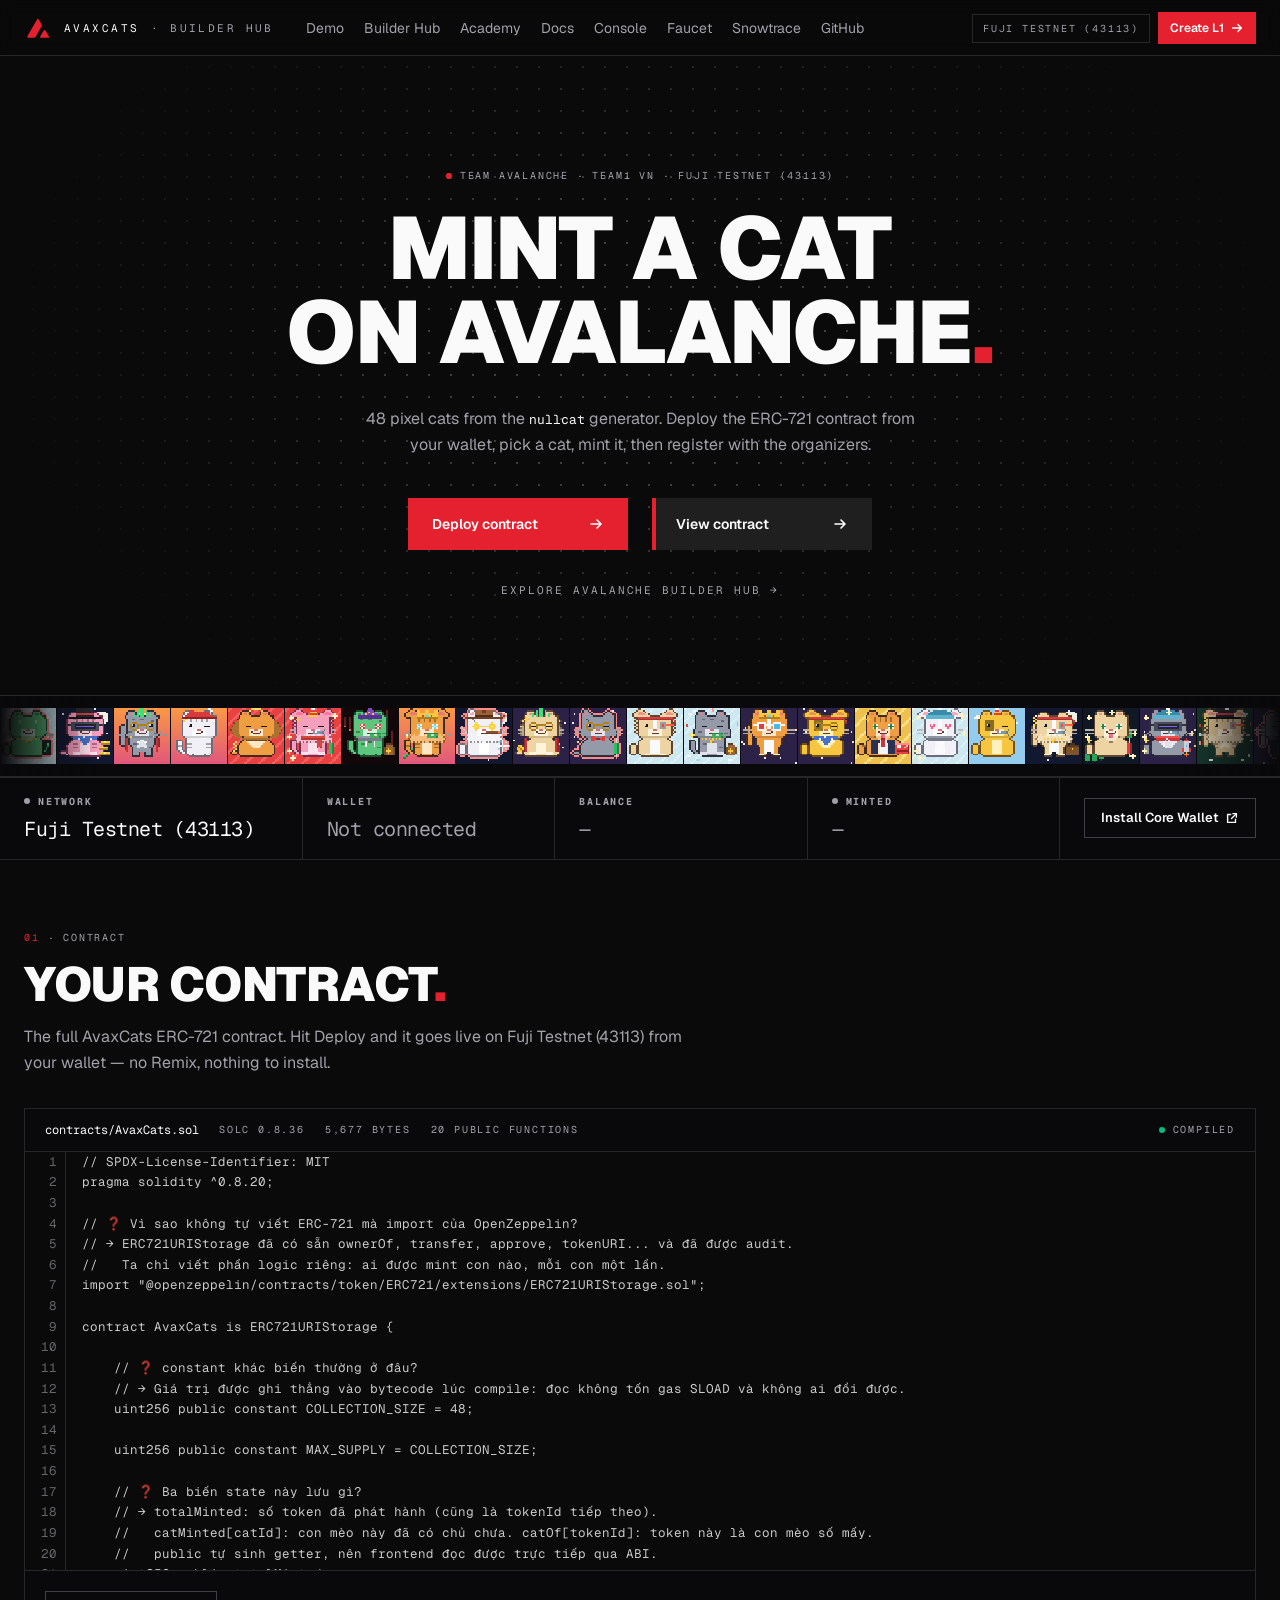
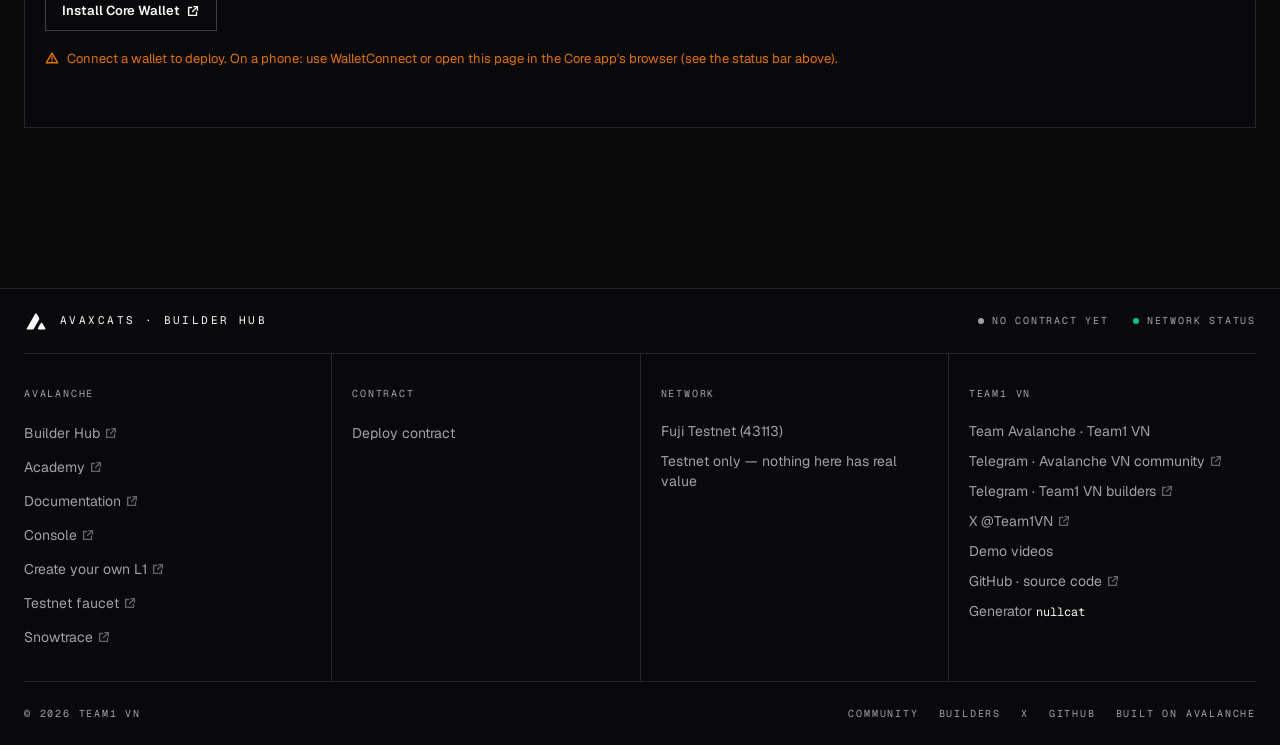
<file: index.html>
<!DOCTYPE html><html lang="en" class="geistsans_d5a4f12f-module__Ur3q_a__variable geistmono_157ca88a-module__iaM1Ya__variable"><head><meta charSet="utf-8"/><meta name="viewport" content="width=device-width, initial-scale=1, viewport-fit=cover"/><link rel="preload" href="/_next/static/media/GeistMono_Variable.p.3ms9vq719j3f8.woff2" as="font" crossorigin="" type="font/woff2"/><link rel="preload" href="/_next/static/media/Geist_Variable-s.p.0mrjj4bg00-he.woff2" as="font" crossorigin="" type="font/woff2"/><link rel="stylesheet" href="/_next/static/chunks/01-yvt0t50q19.css" data-precedence="next"/><link rel="preload" as="script" fetchPriority="low" href="/_next/static/chunks/3l04zcqx63h3y.js"/><script src="/_next/static/chunks/3mywbyhmy2ix_.js" async=""></script><script src="/_next/static/chunks/3byuobrkyz9bj.js" async=""></script><script src="/_next/static/chunks/turbopack-395-l8aopjnjp.js" async=""></script><script src="/_next/static/chunks/239r-vdrebzgn.js" async="" crossorigin=""></script><script src="/_next/static/chunks/2k0vuyt_1b5e1.js" async="" crossorigin=""></script><script src="/_next/static/chunks/1smo9t-yt6gpy.js" async="" crossorigin=""></script><script src="/_next/static/chunks/0ls_r1zllkj-d.js" async="" crossorigin=""></script><script src="/_next/static/chunks/1slukmlrmok2t.js" async="" crossorigin=""></script><script src="/_next/static/chunks/2nyk390_crbh3.js" async="" crossorigin=""></script><script src="/_next/static/chunks/2vv2zlc5vy6x6.js" async="" crossorigin=""></script><meta name="theme-color" content="#0a0a0a"/><title>AvaxCats Mint — Team1 VN · Fuji Testnet (43113)</title><meta name="description" content="NFT mint demo on Fuji Testnet (43113) — Team Avalanche (Team1 VN) academy."/><link rel="icon" href="/favicon.ico?favicon.2vob68tjqpejf.ico" sizes="256x256" type="image/x-icon"/><meta name="next-size-adjust" content=""/><script src="/_next/static/chunks/0cz1d0mv5g_q7.js" noModule=""></script></head><body class="flex min-h-screen flex-col font-sans antialiased"><div hidden=""><!--$--><!--/$--></div><header class="sticky top-0 z-40 h-14 border-b border-line bg-surface backdrop-blur-sm"><div class="mx-auto flex h-14 w-full max-w-7xl items-center gap-2 px-5 md:px-6"><a href="#" class="flex items-center gap-3 pr-4"><svg viewBox="0 0 220 190" class="size-7 text-avax" fill="currentColor" aria-hidden="true"><path d="M109.139252,23.041748 C111.741776,24.518684 114.786873,25.521351 116.039948,27.602837 C123.769547,40.442513 131.114777,53.514198 138.545532,66.532860 C141.523560,71.750351 141.392197,76.930382 138.378067,82.178566 C122.784348,109.330147 107.212326,136.494400 91.727638,163.708237 C88.432472,169.499405 83.770172,172.296158 77.077980,172.237946 C62.580860,172.111847 48.081749,172.237732 33.583733,172.183975 C25.895014,172.155457 23.042721,167.395203 26.880989,160.673264 C49.344860,121.332367 71.899803,82.043488 94.420807,42.735210 C97.235901,37.821735 99.810646,32.750118 102.939713,28.046438 C104.299789,26.001934 106.781303,24.703455 109.139252,23.041748 z"></path><path d="M190.145935,151.838699 C192.156281,155.320618 194.133530,158.409164 195.809311,161.653442 C198.644424,167.142075 196.006195,172.076218 189.921402,172.129471 C171.131317,172.293900 152.337845,172.294647 133.547867,172.121841 C127.530586,172.066513 124.725456,166.870987 127.775551,161.592056 C136.920776,145.764069 146.170135,129.994598 155.552734,114.306282 C159.019684,108.509308 164.857819,108.843597 168.514145,114.968781 C175.755188,127.099236 182.832336,139.327515 190.145935,151.838699 z"></path></svg><span class="font-mono text-[11px] tracking-[0.22em] text-fg">AVAXCATS</span><span class="hidden font-mono text-[11px] tracking-[0.22em] text-muted lg:inline">· BUILDER HUB</span></a><ul class="flex items-center gap-1 max-lg:hidden"><li class="list-none"><a class="inline-flex items-center rounded-md p-2 text-sm text-muted transition-colors hover:text-fg" href="/demo.html">Demo</a></li><li class="list-none"><a class="inline-flex items-center rounded-md p-2 text-sm text-muted transition-colors hover:text-fg" href="https://build.avax.network/?ref=DSVUW&amp;utm_source=team1" target="_blank" rel="noreferrer">Builder Hub</a></li><li class="list-none"><a class="inline-flex items-center rounded-md p-2 text-sm text-muted transition-colors hover:text-fg" href="https://build.avax.network/academy?ref=DSVUW&amp;utm_source=team1" target="_blank" rel="noreferrer">Academy</a></li><li class="list-none"><a class="inline-flex items-center rounded-md p-2 text-sm text-muted transition-colors hover:text-fg" href="https://build.avax.network/docs" target="_blank" rel="noreferrer">Docs</a></li><li class="list-none"><a class="inline-flex items-center rounded-md p-2 text-sm text-muted transition-colors hover:text-fg" href="https://build.avax.network/console" target="_blank" rel="noreferrer">Console</a></li><li class="list-none"><a class="inline-flex items-center rounded-md p-2 text-sm text-muted transition-colors hover:text-fg" href="https://build.avax.network/console/primary-network/faucet" target="_blank" rel="noreferrer">Faucet</a></li><li class="list-none"><a class="inline-flex items-center rounded-md p-2 text-sm text-muted transition-colors hover:text-fg" href="https://testnet.snowtrace.io" target="_blank" rel="noreferrer">Snowtrace</a></li><li class="list-none"><a class="inline-flex items-center rounded-md p-2 text-sm text-muted transition-colors hover:text-fg" href="https://github.com/tuantqse90/avaxcats" target="_blank" rel="noreferrer">GitHub</a></li></ul><div class="grow"></div><span class="eyebrow hidden border border-line px-2.5 py-1.5 text-muted lg:inline-block">Fuji Testnet (43113)</span><a href="https://build.avax.network/console/create-l1?ref=DSVUW&amp;utm_source=team1" target="_blank" rel="noreferrer" class="inline-flex h-8 items-center gap-1.5 bg-avax px-3 text-[12px] font-semibold text-white transition-colors hover:bg-avax-deep">Create L1<svg class="size-3.5 shrink-0 size-3.5" viewBox="0 0 16 16" fill="none" stroke="currentColor" stroke-width="1.6" stroke-linecap="round" stroke-linejoin="round" aria-hidden="true"><path d="M3 8h10M9 4l4 4-4 4"></path></svg></a><details class="group lg:hidden"><summary class="grid size-9 cursor-pointer list-none place-items-center rounded-md text-muted transition-colors hover:bg-hover hover:text-fg" aria-label="Open menu"><svg class="size-3.5 shrink-0 size-4 group-open:hidden" viewBox="0 0 16 16" fill="none" stroke="currentColor" stroke-width="1.6" stroke-linecap="round" stroke-linejoin="round" aria-hidden="true"><path d="M2.5 4.5h11M2.5 8h11M2.5 11.5h11"></path></svg><svg class="size-3.5 shrink-0 hidden size-4 group-open:block" viewBox="0 0 16 16" fill="none" stroke="currentColor" stroke-width="1.6" stroke-linecap="round" stroke-linejoin="round" aria-hidden="true"><path d="M4 4l8 8M12 4l-8 8"></path></svg></summary><div class="absolute inset-x-0 top-14 border-b border-line bg-surface-solid px-5 py-3 shadow-lg"><span class="eyebrow mb-1 flex items-center gap-2 px-2 py-2 text-muted"><span class="size-1.5 rounded-full bg-avax"></span>Fuji Testnet (43113)</span><a class="flex items-center justify-between px-2 py-3 text-[15px] font-semibold text-avax transition-colors hover:bg-hover" href="https://build.avax.network/console/create-l1?ref=DSVUW&amp;utm_source=team1" target="_blank" rel="noreferrer">Create your own L1<svg class="size-3.5 shrink-0 size-3.5 text-muted" viewBox="0 0 16 16" fill="none" stroke="currentColor" stroke-width="1.6" stroke-linecap="round" stroke-linejoin="round" aria-hidden="true"><path d="M9 3h4v4"></path><path d="M13 3 7.5 8.5"></path><path d="M12 9.5V13H3V4h3.5"></path></svg></a><a class="flex items-center justify-between px-2 py-3 text-[15px] text-fg transition-colors hover:bg-hover" href="/demo.html">Demo</a><a class="flex items-center justify-between px-2 py-3 text-[15px] text-fg transition-colors hover:bg-hover" href="https://build.avax.network/?ref=DSVUW&amp;utm_source=team1" target="_blank" rel="noreferrer">Builder Hub<svg class="size-3.5 shrink-0 size-3.5 text-muted" viewBox="0 0 16 16" fill="none" stroke="currentColor" stroke-width="1.6" stroke-linecap="round" stroke-linejoin="round" aria-hidden="true"><path d="M9 3h4v4"></path><path d="M13 3 7.5 8.5"></path><path d="M12 9.5V13H3V4h3.5"></path></svg></a><a class="flex items-center justify-between px-2 py-3 text-[15px] text-fg transition-colors hover:bg-hover" href="https://build.avax.network/academy?ref=DSVUW&amp;utm_source=team1" target="_blank" rel="noreferrer">Academy<svg class="size-3.5 shrink-0 size-3.5 text-muted" viewBox="0 0 16 16" fill="none" stroke="currentColor" stroke-width="1.6" stroke-linecap="round" stroke-linejoin="round" aria-hidden="true"><path d="M9 3h4v4"></path><path d="M13 3 7.5 8.5"></path><path d="M12 9.5V13H3V4h3.5"></path></svg></a><a class="flex items-center justify-between px-2 py-3 text-[15px] text-fg transition-colors hover:bg-hover" href="https://build.avax.network/docs" target="_blank" rel="noreferrer">Docs<svg class="size-3.5 shrink-0 size-3.5 text-muted" viewBox="0 0 16 16" fill="none" stroke="currentColor" stroke-width="1.6" stroke-linecap="round" stroke-linejoin="round" aria-hidden="true"><path d="M9 3h4v4"></path><path d="M13 3 7.5 8.5"></path><path d="M12 9.5V13H3V4h3.5"></path></svg></a><a class="flex items-center justify-between px-2 py-3 text-[15px] text-fg transition-colors hover:bg-hover" href="https://build.avax.network/console" target="_blank" rel="noreferrer">Console<svg class="size-3.5 shrink-0 size-3.5 text-muted" viewBox="0 0 16 16" fill="none" stroke="currentColor" stroke-width="1.6" stroke-linecap="round" stroke-linejoin="round" aria-hidden="true"><path d="M9 3h4v4"></path><path d="M13 3 7.5 8.5"></path><path d="M12 9.5V13H3V4h3.5"></path></svg></a><a class="flex items-center justify-between px-2 py-3 text-[15px] text-fg transition-colors hover:bg-hover" href="https://build.avax.network/console/primary-network/faucet" target="_blank" rel="noreferrer">Faucet<svg class="size-3.5 shrink-0 size-3.5 text-muted" viewBox="0 0 16 16" fill="none" stroke="currentColor" stroke-width="1.6" stroke-linecap="round" stroke-linejoin="round" aria-hidden="true"><path d="M9 3h4v4"></path><path d="M13 3 7.5 8.5"></path><path d="M12 9.5V13H3V4h3.5"></path></svg></a><a class="flex items-center justify-between px-2 py-3 text-[15px] text-fg transition-colors hover:bg-hover" href="https://testnet.snowtrace.io" target="_blank" rel="noreferrer">Snowtrace<svg class="size-3.5 shrink-0 size-3.5 text-muted" viewBox="0 0 16 16" fill="none" stroke="currentColor" stroke-width="1.6" stroke-linecap="round" stroke-linejoin="round" aria-hidden="true"><path d="M9 3h4v4"></path><path d="M13 3 7.5 8.5"></path><path d="M12 9.5V13H3V4h3.5"></path></svg></a><a class="flex items-center justify-between px-2 py-3 text-[15px] text-fg transition-colors hover:bg-hover" href="https://github.com/tuantqse90/avaxcats" target="_blank" rel="noreferrer">GitHub<svg class="size-3.5 shrink-0 size-3.5 text-muted" viewBox="0 0 16 16" fill="none" stroke="currentColor" stroke-width="1.6" stroke-linecap="round" stroke-linejoin="round" aria-hidden="true"><path d="M9 3h4v4"></path><path d="M13 3 7.5 8.5"></path><path d="M12 9.5V13H3V4h3.5"></path></svg></a></div></details></div></header><main class="min-w-0 flex-1 overflow-x-clip"><section class="relative overflow-hidden"><div class="hero-dots pointer-events-none absolute inset-0" aria-hidden="true"></div><div class="relative mx-auto flex w-full max-w-7xl flex-col items-center px-5 pt-20 pb-16 text-center md:px-6 md:pt-28 md:pb-24"><span class="eyebrow inline-flex items-center gap-2 text-muted anim-rise max-w-full flex-wrap justify-center text-center"><span class="relative flex size-1.5 shrink-0"><span class="absolute inline-flex size-full animate-ping rounded-full opacity-60 bg-avax"></span><span class="relative inline-flex size-1.5 rounded-full bg-avax"></span></span>Team Avalanche · Team1 VN · <!-- -->Fuji Testnet (43113)</span><h1 class="display anim-rise-2 mt-6 text-[2.25rem] text-fg sm:text-[3.25rem] md:text-[4.5rem] xl:text-[5.5rem]">Mint a cat<br/>on Avalanche<span class="text-avax motion-safe:animate-[pulse_3s_ease-in-out_infinite]">.</span></h1><p class="anim-rise-3 mt-8 max-w-xl text-sm leading-relaxed text-muted md:text-base">48 pixel cats from the<!-- --> <code class="font-mono text-[13px] text-fg">nullcat</code> generator. Deploy the ERC-721 contract from your wallet, pick a cat, mint it, then register with the organizers.</p><div class="anim-rise-3 mt-10 flex w-full flex-col items-center gap-4 sm:w-auto sm:flex-row sm:gap-6"><button class="group relative inline-flex cursor-pointer items-center overflow-hidden font-semibold whitespace-nowrap transition-colors duration-300 disabled:pointer-events-none disabled:opacity-40 min-h-[52px] w-full justify-between gap-8 px-6 py-4 text-sm sm:w-auto sm:min-w-[220px] bg-avax text-white hover:text-ink "><span aria-hidden="true" class="absolute inset-0 origin-left scale-x-0 transition-transform duration-300 ease-out group-hover:scale-x-100 bg-frost"></span><span class="relative z-10 inline-flex items-center gap-2">Deploy contract</span><svg class="size-3.5 shrink-0 relative z-10 size-4" viewBox="0 0 16 16" fill="none" stroke="currentColor" stroke-width="1.6" stroke-linecap="round" stroke-linejoin="round" aria-hidden="true"><path d="M3 8h10M9 4l4 4-4 4"></path></svg></button><button class="group relative inline-flex cursor-pointer items-center overflow-hidden font-semibold whitespace-nowrap transition-colors duration-300 disabled:pointer-events-none disabled:opacity-40 min-h-[52px] w-full justify-between gap-8 px-6 py-4 text-sm sm:w-auto sm:min-w-[220px] bg-ink text-white before:absolute before:inset-y-0 before:left-0 before:z-20 before:w-1 before:bg-avax hover:text-ink "><span aria-hidden="true" class="absolute inset-0 origin-left scale-x-0 transition-transform duration-300 ease-out group-hover:scale-x-100 bg-frost"></span><span class="relative z-10 inline-flex items-center gap-2">View contract</span><svg class="size-3.5 shrink-0 relative z-10 size-4" viewBox="0 0 16 16" fill="none" stroke="currentColor" stroke-width="1.6" stroke-linecap="round" stroke-linejoin="round" aria-hidden="true"><path d="M3 8h10M9 4l4 4-4 4"></path></svg></button></div><a class="anim-rise-3 mt-8 font-mono text-[11px] tracking-[0.18em] text-muted transition-colors hover:text-fg" href="https://build.avax.network/?ref=DSVUW&amp;utm_source=team1" target="_blank" rel="noreferrer">EXPLORE AVALANCHE BUILDER HUB →</a></div><div class="relative overflow-hidden border-y border-line bg-surface-solid"><div class="pointer-events-none absolute inset-y-0 left-0 z-10 w-24 bg-gradient-to-r from-surface-solid to-transparent"></div><div class="pointer-events-none absolute inset-y-0 right-0 z-10 w-24 bg-gradient-to-l from-surface-solid to-transparent"></div><div class="anim-marquee flex w-max gap-px py-3"><img class="px size-12 shrink-0 md:size-14" src="[data-uri]" alt="" aria-hidden="true"/><img class="px size-12 shrink-0 md:size-14" src="[data-uri]" alt="" aria-hidden="true"/><img class="px size-12 shrink-0 md:size-14" src="[data-uri]" alt="" aria-hidden="true"/><img class="px size-12 shrink-0 md:size-14" src="[data-uri]" alt="" aria-hidden="true"/><img class="px size-12 shrink-0 md:size-14" src="[data-uri]" alt="" aria-hidden="true"/><img class="px size-12 shrink-0 md:size-14" src="[data-uri]" alt="" aria-hidden="true"/><img class="px size-12 shrink-0 md:size-14" src="[data-uri]" alt="" aria-hidden="true"/><img class="px size-12 shrink-0 md:size-14" src="[data-uri]" alt="" aria-hidden="true"/><img class="px size-12 shrink-0 md:size-14" src="[data-uri]" alt="" aria-hidden="true"/><img class="px size-12 shrink-0 md:size-14" src="[data-uri]" alt="" aria-hidden="true"/><img class="px size-12 shrink-0 md:size-14" src="[data-uri]" alt="" aria-hidden="true"/><img class="px size-12 shrink-0 md:size-14" src="[data-uri]" alt="" aria-hidden="true"/><img class="px size-12 shrink-0 md:size-14" src="[data-uri]" alt="" aria-hidden="true"/><img class="px size-12 shrink-0 md:size-14" src="[data-uri]" alt="" aria-hidden="true"/><img class="px size-12 shrink-0 md:size-14" src="[data-uri]" alt="" aria-hidden="true"/><img class="px size-12 shrink-0 md:size-14" src="[data-uri]" alt="" aria-hidden="true"/><img class="px size-12 shrink-0 md:size-14" src="[data-uri]" alt="" aria-hidden="true"/><img class="px size-12 shrink-0 md:size-14" src="[data-uri]" alt="" aria-hidden="true"/><img class="px size-12 shrink-0 md:size-14" src="[data-uri]" alt="" aria-hidden="true"/><img class="px size-12 shrink-0 md:size-14" src="[data-uri]" alt="" aria-hidden="true"/><img class="px size-12 shrink-0 md:size-14" src="[data-uri]" alt="" aria-hidden="true"/><img class="px size-12 shrink-0 md:size-14" src="[data-uri]" alt="" aria-hidden="true"/><img class="px size-12 shrink-0 md:size-14" src="[data-uri]" alt="" aria-hidden="true"/><img class="px size-12 shrink-0 md:size-14" src="[data-uri]" alt="" aria-hidden="true"/><img class="px size-12 shrink-0 md:size-14" src="[data-uri]" alt="" aria-hidden="true"/><img class="px size-12 shrink-0 md:size-14" src="[data-uri]" alt="" aria-hidden="true"/><img class="px size-12 shrink-0 md:size-14" src="[data-uri]" alt="" aria-hidden="true"/><img class="px size-12 shrink-0 md:size-14" src="[data-uri]" alt="" aria-hidden="true"/><img class="px size-12 shrink-0 md:size-14" src="[data-uri]" alt="" aria-hidden="true"/><img class="px size-12 shrink-0 md:size-14" src="[data-uri]" alt="" aria-hidden="true"/><img class="px size-12 shrink-0 md:size-14" src="[data-uri]" alt="" aria-hidden="true"/><img class="px size-12 shrink-0 md:size-14" src="[data-uri]" alt="" aria-hidden="true"/><img class="px size-12 shrink-0 md:size-14" src="[data-uri]" alt="" aria-hidden="true"/><img class="px size-12 shrink-0 md:size-14" src="[data-uri]" alt="" aria-hidden="true"/><img class="px size-12 shrink-0 md:size-14" src="[data-uri]" alt="" aria-hidden="true"/><img class="px size-12 shrink-0 md:size-14" src="[data-uri]" alt="" aria-hidden="true"/><img class="px size-12 shrink-0 md:size-14" src="[data-uri]" alt="" aria-hidden="true"/><img class="px size-12 shrink-0 md:size-14" src="[data-uri]" alt="" aria-hidden="true"/><img class="px size-12 shrink-0 md:size-14" src="[data-uri]" alt="" aria-hidden="true"/><img class="px size-12 shrink-0 md:size-14" src="[data-uri]" alt="" aria-hidden="true"/><img class="px size-12 shrink-0 md:size-14" src="[data-uri]" alt="" aria-hidden="true"/><img class="px size-12 shrink-0 md:size-14" src="[data-uri]" alt="" aria-hidden="true"/><img class="px size-12 shrink-0 md:size-14" src="[data-uri]" alt="" aria-hidden="true"/><img class="px size-12 shrink-0 md:size-14" src="[data-uri]" alt="" aria-hidden="true"/><img class="px size-12 shrink-0 md:size-14" src="[data-uri]" alt="" aria-hidden="true"/><img class="px size-12 shrink-0 md:size-14" src="[data-uri]" alt="" aria-hidden="true"/><img class="px size-12 shrink-0 md:size-14" src="[data-uri]" alt="" aria-hidden="true"/><img class="px size-12 shrink-0 md:size-14" src="[data-uri]" alt="" aria-hidden="true"/><img class="px size-12 shrink-0 md:size-14" src="[data-uri]" alt="" aria-hidden="true"/><img class="px size-12 shrink-0 md:size-14" src="[data-uri]" alt="" aria-hidden="true"/><img class="px size-12 shrink-0 md:size-14" src="[data-uri]" alt="" aria-hidden="true"/><img class="px size-12 shrink-0 md:size-14" src="[data-uri]" alt="" aria-hidden="true"/><img class="px size-12 shrink-0 md:size-14" src="[data-uri]" alt="" aria-hidden="true"/><img class="px size-12 shrink-0 md:size-14" src="[data-uri]" alt="" aria-hidden="true"/><img class="px size-12 shrink-0 md:size-14" src="[data-uri]" alt="" aria-hidden="true"/><img class="px size-12 shrink-0 md:size-14" src="[data-uri]" alt="" aria-hidden="true"/><img class="px size-12 shrink-0 md:size-14" src="[data-uri]" alt="" aria-hidden="true"/><img class="px size-12 shrink-0 md:size-14" src="[data-uri]" alt="" aria-hidden="true"/><img class="px size-12 shrink-0 md:size-14" src="[data-uri]" alt="" aria-hidden="true"/><img class="px size-12 shrink-0 md:size-14" src="[data-uri]" alt="" aria-hidden="true"/><img class="px size-12 shrink-0 md:size-14" src="[data-uri]" alt="" aria-hidden="true"/><img class="px size-12 shrink-0 md:size-14" src="[data-uri]" alt="" aria-hidden="true"/><img class="px size-12 shrink-0 md:size-14" src="[data-uri]" alt="" aria-hidden="true"/><img class="px size-12 shrink-0 md:size-14" src="[data-uri]" alt="" aria-hidden="true"/><img class="px size-12 shrink-0 md:size-14" src="[data-uri]" alt="" aria-hidden="true"/><img class="px size-12 shrink-0 md:size-14" src="[data-uri]" alt="" aria-hidden="true"/><img class="px size-12 shrink-0 md:size-14" src="[data-uri]" alt="" aria-hidden="true"/><img class="px size-12 shrink-0 md:size-14" src="[data-uri]" alt="" aria-hidden="true"/><img class="px size-12 shrink-0 md:size-14" src="[data-uri]" alt="" aria-hidden="true"/><img class="px size-12 shrink-0 md:size-14" src="[data-uri]" alt="" aria-hidden="true"/><img class="px size-12 shrink-0 md:size-14" src="[data-uri]" alt="" aria-hidden="true"/><img class="px size-12 shrink-0 md:size-14" src="[data-uri]" alt="" aria-hidden="true"/><img class="px size-12 shrink-0 md:size-14" src="[data-uri]" alt="" aria-hidden="true"/><img class="px size-12 shrink-0 md:size-14" src="[data-uri]" alt="" aria-hidden="true"/><img class="px size-12 shrink-0 md:size-14" src="[data-uri]" alt="" aria-hidden="true"/><img class="px size-12 shrink-0 md:size-14" src="[data-uri]" alt="" aria-hidden="true"/><img class="px size-12 shrink-0 md:size-14" src="[data-uri]" alt="" aria-hidden="true"/><img class="px size-12 shrink-0 md:size-14" src="[data-uri]" alt="" aria-hidden="true"/><img class="px size-12 shrink-0 md:size-14" src="[data-uri]" alt="" aria-hidden="true"/><img class="px size-12 shrink-0 md:size-14" src="[data-uri]" alt="" aria-hidden="true"/><img class="px size-12 shrink-0 md:size-14" src="[data-uri]" alt="" aria-hidden="true"/><img class="px size-12 shrink-0 md:size-14" src="[data-uri]" alt="" aria-hidden="true"/><img class="px size-12 shrink-0 md:size-14" src="[data-uri]" alt="" aria-hidden="true"/><img class="px size-12 shrink-0 md:size-14" src="[data-uri]" alt="" aria-hidden="true"/><img class="px size-12 shrink-0 md:size-14" src="[data-uri]" alt="" aria-hidden="true"/><img class="px size-12 shrink-0 md:size-14" src="[data-uri]" alt="" aria-hidden="true"/><img class="px size-12 shrink-0 md:size-14" src="[data-uri]" alt="" aria-hidden="true"/><img class="px size-12 shrink-0 md:size-14" src="[data-uri]" alt="" aria-hidden="true"/><img class="px size-12 shrink-0 md:size-14" src="[data-uri]" alt="" aria-hidden="true"/><img class="px size-12 shrink-0 md:size-14" src="[data-uri]" alt="" aria-hidden="true"/><img class="px size-12 shrink-0 md:size-14" src="[data-uri]" alt="" aria-hidden="true"/><img class="px size-12 shrink-0 md:size-14" src="[data-uri]" alt="" aria-hidden="true"/><img class="px size-12 shrink-0 md:size-14" src="[data-uri]" alt="" aria-hidden="true"/><img class="px size-12 shrink-0 md:size-14" src="[data-uri]" alt="" aria-hidden="true"/><img class="px size-12 shrink-0 md:size-14" src="[data-uri]" alt="" aria-hidden="true"/><img class="px size-12 shrink-0 md:size-14" src="[data-uri]" alt="" aria-hidden="true"/></div></div></section><section class="border-y border-line" aria-label="Wallet status"><div class="mx-auto grid w-full max-w-7xl grid-cols-2 gap-px bg-line lg:grid-cols-[1.2fr_1fr_1fr_1fr_auto]"><div class="flex min-w-0 flex-col gap-1.5 bg-surface-solid px-5 py-4 md:px-6 "><span class="eyebrow flex items-center gap-2 font-bold text-muted"><span class="relative flex size-1.5 shrink-0"><span class="relative inline-flex size-1.5 rounded-full bg-zinc-400"></span></span>Network</span><span class="font-mono text-lg tabular-nums tracking-tight text-fg md:text-xl break-words text-[13px] md:text-base">…</span></div><div class="flex min-w-0 flex-col gap-1.5 bg-surface-solid px-5 py-4 md:px-6 "><span class="eyebrow flex items-center gap-2 font-bold text-muted">Wallet</span><span class="font-mono text-lg tabular-nums tracking-tight text-fg md:text-xl truncate "><span class="text-muted">Not connected</span></span></div><div class="flex min-w-0 flex-col gap-1.5 bg-surface-solid px-5 py-4 md:px-6 "><span class="eyebrow flex items-center gap-2 font-bold text-muted">Balance</span><span class="font-mono text-lg tabular-nums tracking-tight text-fg md:text-xl truncate "><span class="text-muted">—</span></span></div><div class="flex min-w-0 flex-col gap-1.5 bg-surface-solid px-5 py-4 md:px-6 "><span class="eyebrow flex items-center gap-2 font-bold text-muted"><span class="relative flex size-1.5 shrink-0"><span class="relative inline-flex size-1.5 rounded-full bg-zinc-400"></span></span>Minted</span><span class="font-mono text-lg tabular-nums tracking-tight text-fg md:text-xl truncate "><span class="text-muted">—</span></span></div><div class="col-span-2 flex flex-wrap items-center gap-2 bg-surface-solid px-5 py-4 md:px-6 lg:col-span-1 lg:justify-end"></div></div></section><section id="content" class="mx-auto w-full max-w-7xl scroll-mt-14 px-5 py-12 md:px-6 md:py-16"><section class="anim-rise"><div class="mb-8 flex flex-wrap items-end justify-between gap-x-8 gap-y-4"><div class="min-w-0"><span class="eyebrow inline-flex items-center gap-2 text-muted "><span class="text-avax">01</span> · <!-- -->Contract</span><h2 class="display mt-3 text-[1.75rem] text-fg sm:text-3xl md:text-5xl">Your contract<span class="text-avax">.</span></h2><p class="mt-4 max-w-2xl text-sm leading-relaxed text-muted md:text-base">The full AvaxCats ERC-721 contract. Hit Deploy and it goes live on Fuji Testnet (43113) from your wallet — no Remix, nothing to install.</p></div></div><div class="border border-line bg-surface-solid "><div class="flex flex-wrap items-center gap-x-5 gap-y-2 px-5 py-3"><span class="font-mono text-[12px] text-fg">contracts/AvaxCats.sol</span><span class="eyebrow inline-flex items-center gap-2 text-muted ">solc <!-- -->0.8.36</span><span class="eyebrow inline-flex items-center gap-2 text-muted ">5,677<!-- --> bytes</span><span class="eyebrow inline-flex items-center gap-2 text-muted ">20<!-- --> public functions</span><div class="grow"></div><span class="eyebrow inline-flex items-center gap-2 text-muted text-emerald-400"><span class="relative flex size-1.5 shrink-0"><span class="relative inline-flex size-1.5 rounded-full bg-emerald-500"></span></span>Compiled</span></div><div class="max-h-[420px] overflow-auto border-y border-line bg-bg"><table class="w-full border-collapse font-mono text-[12.5px] leading-[1.65]"><tbody><tr class="hover:bg-hover"><td class="w-10 border-r border-line px-2 text-right align-top text-muted/60 select-none">1</td><td class="px-4 whitespace-pre text-fg/80">// SPDX-License-Identifier: MIT</td></tr><tr class="hover:bg-hover"><td class="w-10 border-r border-line px-2 text-right align-top text-muted/60 select-none">2</td><td class="px-4 whitespace-pre text-fg/80">pragma solidity ^0.8.20;</td></tr><tr class="hover:bg-hover"><td class="w-10 border-r border-line px-2 text-right align-top text-muted/60 select-none">3</td><td class="px-4 whitespace-pre text-fg/80"> </td></tr><tr class="hover:bg-hover"><td class="w-10 border-r border-line px-2 text-right align-top text-muted/60 select-none">4</td><td class="px-4 whitespace-pre text-fg/80">// ❓ Vì sao không tự viết ERC-721 mà import của OpenZeppelin?</td></tr><tr class="hover:bg-hover"><td class="w-10 border-r border-line px-2 text-right align-top text-muted/60 select-none">5</td><td class="px-4 whitespace-pre text-fg/80">// → ERC721URIStorage đã có sẵn ownerOf, transfer, approve, tokenURI... và đã được audit.</td></tr><tr class="hover:bg-hover"><td class="w-10 border-r border-line px-2 text-right align-top text-muted/60 select-none">6</td><td class="px-4 whitespace-pre text-fg/80">//   Ta chỉ viết phần logic riêng: ai được mint con nào, mỗi con một lần.</td></tr><tr class="hover:bg-hover"><td class="w-10 border-r border-line px-2 text-right align-top text-muted/60 select-none">7</td><td class="px-4 whitespace-pre text-fg/80">import &quot;@openzeppelin/contracts/token/ERC721/extensions/ERC721URIStorage.sol&quot;;</td></tr><tr class="hover:bg-hover"><td class="w-10 border-r border-line px-2 text-right align-top text-muted/60 select-none">8</td><td class="px-4 whitespace-pre text-fg/80"> </td></tr><tr class="hover:bg-hover"><td class="w-10 border-r border-line px-2 text-right align-top text-muted/60 select-none">9</td><td class="px-4 whitespace-pre text-fg/80">contract AvaxCats is ERC721URIStorage {</td></tr><tr class="hover:bg-hover"><td class="w-10 border-r border-line px-2 text-right align-top text-muted/60 select-none">10</td><td class="px-4 whitespace-pre text-fg/80"> </td></tr><tr class="hover:bg-hover"><td class="w-10 border-r border-line px-2 text-right align-top text-muted/60 select-none">11</td><td class="px-4 whitespace-pre text-fg/80">    // ❓ constant khác biến thường ở đâu?</td></tr><tr class="hover:bg-hover"><td class="w-10 border-r border-line px-2 text-right align-top text-muted/60 select-none">12</td><td class="px-4 whitespace-pre text-fg/80">    // → Giá trị được ghi thẳng vào bytecode lúc compile: đọc không tốn gas SLOAD và không ai đổi được.</td></tr><tr class="hover:bg-hover"><td class="w-10 border-r border-line px-2 text-right align-top text-muted/60 select-none">13</td><td class="px-4 whitespace-pre text-fg/80">    uint256 public constant COLLECTION_SIZE = 48;</td></tr><tr class="hover:bg-hover"><td class="w-10 border-r border-line px-2 text-right align-top text-muted/60 select-none">14</td><td class="px-4 whitespace-pre text-fg/80"> </td></tr><tr class="hover:bg-hover"><td class="w-10 border-r border-line px-2 text-right align-top text-muted/60 select-none">15</td><td class="px-4 whitespace-pre text-fg/80">    uint256 public constant MAX_SUPPLY = COLLECTION_SIZE;</td></tr><tr class="hover:bg-hover"><td class="w-10 border-r border-line px-2 text-right align-top text-muted/60 select-none">16</td><td class="px-4 whitespace-pre text-fg/80"> </td></tr><tr class="hover:bg-hover"><td class="w-10 border-r border-line px-2 text-right align-top text-muted/60 select-none">17</td><td class="px-4 whitespace-pre text-fg/80">    // ❓ Ba biến state này lưu gì?</td></tr><tr class="hover:bg-hover"><td class="w-10 border-r border-line px-2 text-right align-top text-muted/60 select-none">18</td><td class="px-4 whitespace-pre text-fg/80">    // → totalMinted: số token đã phát hành (cũng là tokenId tiếp theo).</td></tr><tr class="hover:bg-hover"><td class="w-10 border-r border-line px-2 text-right align-top text-muted/60 select-none">19</td><td class="px-4 whitespace-pre text-fg/80">    //   catMinted[catId]: con mèo này đã có chủ chưa. catOf[tokenId]: token này là con mèo số mấy.</td></tr><tr class="hover:bg-hover"><td class="w-10 border-r border-line px-2 text-right align-top text-muted/60 select-none">20</td><td class="px-4 whitespace-pre text-fg/80">    //   public tự sinh getter, nên frontend đọc được trực tiếp qua ABI.</td></tr><tr class="hover:bg-hover"><td class="w-10 border-r border-line px-2 text-right align-top text-muted/60 select-none">21</td><td class="px-4 whitespace-pre text-fg/80">    uint256 public totalMinted;</td></tr><tr class="hover:bg-hover"><td class="w-10 border-r border-line px-2 text-right align-top text-muted/60 select-none">22</td><td class="px-4 whitespace-pre text-fg/80">    mapping(uint256 =&gt; bool) public catMinted;</td></tr><tr class="hover:bg-hover"><td class="w-10 border-r border-line px-2 text-right align-top text-muted/60 select-none">23</td><td class="px-4 whitespace-pre text-fg/80">    mapping(uint256 =&gt; uint256) public catOf;</td></tr><tr class="hover:bg-hover"><td class="w-10 border-r border-line px-2 text-right align-top text-muted/60 select-none">24</td><td class="px-4 whitespace-pre text-fg/80"> </td></tr><tr class="hover:bg-hover"><td class="w-10 border-r border-line px-2 text-right align-top text-muted/60 select-none">25</td><td class="px-4 whitespace-pre text-fg/80">    // ❓ Đã có return value, cần event làm gì?</td></tr><tr class="hover:bg-hover"><td class="w-10 border-r border-line px-2 text-right align-top text-muted/60 select-none">26</td><td class="px-4 whitespace-pre text-fg/80">    // → Return value chỉ nhận được khi gọi trực tiếp (call). Frontend gửi transaction thì chỉ có receipt,</td></tr><tr class="hover:bg-hover"><td class="w-10 border-r border-line px-2 text-right align-top text-muted/60 select-none">27</td><td class="px-4 whitespace-pre text-fg/80">    //   nên phải đọc tokenId từ event trong receipt.logs. indexed cho phép lọc log theo địa chỉ / tokenId / catId.</td></tr><tr class="hover:bg-hover"><td class="w-10 border-r border-line px-2 text-right align-top text-muted/60 select-none">28</td><td class="px-4 whitespace-pre text-fg/80">    event Minted(address indexed to, uint256 indexed tokenId, uint256 indexed catId);</td></tr><tr class="hover:bg-hover"><td class="w-10 border-r border-line px-2 text-right align-top text-muted/60 select-none">29</td><td class="px-4 whitespace-pre text-fg/80"> </td></tr><tr class="hover:bg-hover"><td class="w-10 border-r border-line px-2 text-right align-top text-muted/60 select-none">30</td><td class="px-4 whitespace-pre text-fg/80">    // ❓ Custom error khác gì require(&quot;chuỗi lỗi&quot;)?</td></tr><tr class="hover:bg-hover"><td class="w-10 border-r border-line px-2 text-right align-top text-muted/60 select-none">31</td><td class="px-4 whitespace-pre text-fg/80">    // → Rẻ gas hơn chuỗi text, và frontend nhận diện được đúng tên lỗi (CatAlreadyMinted)</td></tr><tr class="hover:bg-hover"><td class="w-10 border-r border-line px-2 text-right align-top text-muted/60 select-none">32</td><td class="px-4 whitespace-pre text-fg/80">    //   để hiện thông báo phù hợp thay vì &quot;execution reverted&quot; chung chung.</td></tr><tr class="hover:bg-hover"><td class="w-10 border-r border-line px-2 text-right align-top text-muted/60 select-none">33</td><td class="px-4 whitespace-pre text-fg/80">    error CatDoesNotExist(uint256 catId);</td></tr><tr class="hover:bg-hover"><td class="w-10 border-r border-line px-2 text-right align-top text-muted/60 select-none">34</td><td class="px-4 whitespace-pre text-fg/80">    error CatAlreadyMinted(uint256 catId);</td></tr><tr class="hover:bg-hover"><td class="w-10 border-r border-line px-2 text-right align-top text-muted/60 select-none">35</td><td class="px-4 whitespace-pre text-fg/80"> </td></tr><tr class="hover:bg-hover"><td class="w-10 border-r border-line px-2 text-right align-top text-muted/60 select-none">36</td><td class="px-4 whitespace-pre text-fg/80">    // ❓ Tên và ký hiệu token đặt ở đâu?</td></tr><tr class="hover:bg-hover"><td class="w-10 border-r border-line px-2 text-right align-top text-muted/60 select-none">37</td><td class="px-4 whitespace-pre text-fg/80">    // → Truyền vào constructor của ERC721 đúng một lần lúc deploy; sau đó không đổi được.</td></tr><tr class="hover:bg-hover"><td class="w-10 border-r border-line px-2 text-right align-top text-muted/60 select-none">38</td><td class="px-4 whitespace-pre text-fg/80">    constructor() ERC721(&quot;AvaxCats - Team1 VN&quot;, &quot;ACAT&quot;) {}</td></tr><tr class="hover:bg-hover"><td class="w-10 border-r border-line px-2 text-right align-top text-muted/60 select-none">39</td><td class="px-4 whitespace-pre text-fg/80"> </td></tr><tr class="hover:bg-hover"><td class="w-10 border-r border-line px-2 text-right align-top text-muted/60 select-none">40</td><td class="px-4 whitespace-pre text-fg/80">    // ❓ Vì sao mint nhận thêm uri thay vì contract tự tạo metadata?</td></tr><tr class="hover:bg-hover"><td class="w-10 border-r border-line px-2 text-right align-top text-muted/60 select-none">41</td><td class="px-4 whitespace-pre text-fg/80">    // → Frontend đã đóng gói ảnh + thuộc tính thành data URI base64; contract chỉ lưu chuỗi đó.</td></tr><tr class="hover:bg-hover"><td class="w-10 border-r border-line px-2 text-right align-top text-muted/60 select-none">42</td><td class="px-4 whitespace-pre text-fg/80">    //   Không IPFS, không server: toàn bộ NFT nằm trên chain. Đổi lại tokenURI dài (~1.8KB) nên mint tốn ~1.4M gas.</td></tr><tr class="hover:bg-hover"><td class="w-10 border-r border-line px-2 text-right align-top text-muted/60 select-none">43</td><td class="px-4 whitespace-pre text-fg/80">    function mint(uint256 catId, string memory uri) external returns (uint256) {</td></tr><tr class="hover:bg-hover"><td class="w-10 border-r border-line px-2 text-right align-top text-muted/60 select-none">44</td><td class="px-4 whitespace-pre text-fg/80">        // ❓ Hai dòng kiểm tra này quan trọng thế nào?</td></tr><tr class="hover:bg-hover"><td class="w-10 border-r border-line px-2 text-right align-top text-muted/60 select-none">45</td><td class="px-4 whitespace-pre text-fg/80">        // → Đây là &quot;luật&quot; của bộ sưu tập: chỉ 48 con, mỗi con một lần.</td></tr><tr class="hover:bg-hover"><td class="w-10 border-r border-line px-2 text-right align-top text-muted/60 select-none">46</td><td class="px-4 whitespace-pre text-fg/80">        //   Giao diện có thể bị sửa hoặc gọi thẳng contract, nhưng luật nằm ở đây thì không lách được.</td></tr><tr class="hover:bg-hover"><td class="w-10 border-r border-line px-2 text-right align-top text-muted/60 select-none">47</td><td class="px-4 whitespace-pre text-fg/80">        if (catId &gt;= COLLECTION_SIZE) revert CatDoesNotExist(catId);</td></tr><tr class="hover:bg-hover"><td class="w-10 border-r border-line px-2 text-right align-top text-muted/60 select-none">48</td><td class="px-4 whitespace-pre text-fg/80">        if (catMinted[catId]) revert CatAlreadyMinted(catId);</td></tr><tr class="hover:bg-hover"><td class="w-10 border-r border-line px-2 text-right align-top text-muted/60 select-none">49</td><td class="px-4 whitespace-pre text-fg/80"> </td></tr><tr class="hover:bg-hover"><td class="w-10 border-r border-line px-2 text-right align-top text-muted/60 select-none">50</td><td class="px-4 whitespace-pre text-fg/80">        // ❓ Vì sao cập nhật state trước rồi mới _safeMint?</td></tr><tr class="hover:bg-hover"><td class="w-10 border-r border-line px-2 text-right align-top text-muted/60 select-none">51</td><td class="px-4 whitespace-pre text-fg/80">        // → Pattern checks-effects-interactions: đổi state xong mới gọi ra ngoài, chặn reentrancy.</td></tr><tr class="hover:bg-hover"><td class="w-10 border-r border-line px-2 text-right align-top text-muted/60 select-none">52</td><td class="px-4 whitespace-pre text-fg/80">        catMinted[catId] = true;</td></tr><tr class="hover:bg-hover"><td class="w-10 border-r border-line px-2 text-right align-top text-muted/60 select-none">53</td><td class="px-4 whitespace-pre text-fg/80">        // ❓ ++totalMinted khác totalMinted++ chỗ nào?</td></tr><tr class="hover:bg-hover"><td class="w-10 border-r border-line px-2 text-right align-top text-muted/60 select-none">54</td><td class="px-4 whitespace-pre text-fg/80">        // → Tăng trước rồi mới lấy giá trị, nên token đầu tiên có id = 1, không có token 0.</td></tr><tr class="hover:bg-hover"><td class="w-10 border-r border-line px-2 text-right align-top text-muted/60 select-none">55</td><td class="px-4 whitespace-pre text-fg/80">        uint256 tokenId = ++totalMinted;</td></tr><tr class="hover:bg-hover"><td class="w-10 border-r border-line px-2 text-right align-top text-muted/60 select-none">56</td><td class="px-4 whitespace-pre text-fg/80">        catOf[tokenId] = catId;</td></tr><tr class="hover:bg-hover"><td class="w-10 border-r border-line px-2 text-right align-top text-muted/60 select-none">57</td><td class="px-4 whitespace-pre text-fg/80"> </td></tr><tr class="hover:bg-hover"><td class="w-10 border-r border-line px-2 text-right align-top text-muted/60 select-none">58</td><td class="px-4 whitespace-pre text-fg/80">        // ❓ _safeMint khác _mint chỗ nào?</td></tr><tr class="hover:bg-hover"><td class="w-10 border-r border-line px-2 text-right align-top text-muted/60 select-none">59</td><td class="px-4 whitespace-pre text-fg/80">        // → Nếu người nhận là contract, _safeMint kiểm tra nó có biết nhận ERC-721 không (onERC721Received),</td></tr><tr class="hover:bg-hover"><td class="w-10 border-r border-line px-2 text-right align-top text-muted/60 select-none">60</td><td class="px-4 whitespace-pre text-fg/80">        //   tránh NFT bị kẹt vĩnh viễn trong một contract không xử lý được.</td></tr><tr class="hover:bg-hover"><td class="w-10 border-r border-line px-2 text-right align-top text-muted/60 select-none">61</td><td class="px-4 whitespace-pre text-fg/80">        _safeMint(msg.sender, tokenId);</td></tr><tr class="hover:bg-hover"><td class="w-10 border-r border-line px-2 text-right align-top text-muted/60 select-none">62</td><td class="px-4 whitespace-pre text-fg/80">        _setTokenURI(tokenId, uri);</td></tr><tr class="hover:bg-hover"><td class="w-10 border-r border-line px-2 text-right align-top text-muted/60 select-none">63</td><td class="px-4 whitespace-pre text-fg/80">        emit Minted(msg.sender, tokenId, catId);</td></tr><tr class="hover:bg-hover"><td class="w-10 border-r border-line px-2 text-right align-top text-muted/60 select-none">64</td><td class="px-4 whitespace-pre text-fg/80">        return tokenId;</td></tr><tr class="hover:bg-hover"><td class="w-10 border-r border-line px-2 text-right align-top text-muted/60 select-none">65</td><td class="px-4 whitespace-pre text-fg/80">    }</td></tr><tr class="hover:bg-hover"><td class="w-10 border-r border-line px-2 text-right align-top text-muted/60 select-none">66</td><td class="px-4 whitespace-pre text-fg/80"> </td></tr><tr class="hover:bg-hover"><td class="w-10 border-r border-line px-2 text-right align-top text-muted/60 select-none">67</td><td class="px-4 whitespace-pre text-fg/80">    // ❓ Đã có catMinted, cần mintedBitmap để làm gì?</td></tr><tr class="hover:bg-hover"><td class="w-10 border-r border-line px-2 text-right align-top text-muted/60 select-none">68</td><td class="px-4 whitespace-pre text-fg/80">    // → Frontend cần trạng thái của cả 48 con; gọi catMinted 48 lần là 48 RPC call.</td></tr><tr class="hover:bg-hover"><td class="w-10 border-r border-line px-2 text-right align-top text-muted/60 select-none">69</td><td class="px-4 whitespace-pre text-fg/80">    //   Gói 48 bit vào một uint256 (bit i = 1 nghĩa là mèo i đã mint): một lần đọc là đủ. view nên không tốn gas.</td></tr><tr class="hover:bg-hover"><td class="w-10 border-r border-line px-2 text-right align-top text-muted/60 select-none">70</td><td class="px-4 whitespace-pre text-fg/80">    function mintedBitmap() external view returns (uint256 bits) {</td></tr><tr class="hover:bg-hover"><td class="w-10 border-r border-line px-2 text-right align-top text-muted/60 select-none">71</td><td class="px-4 whitespace-pre text-fg/80">        for (uint256 i; i &lt; COLLECTION_SIZE; ++i) {</td></tr><tr class="hover:bg-hover"><td class="w-10 border-r border-line px-2 text-right align-top text-muted/60 select-none">72</td><td class="px-4 whitespace-pre text-fg/80">            if (catMinted[i]) bits |= (1 &lt;&lt; i);</td></tr><tr class="hover:bg-hover"><td class="w-10 border-r border-line px-2 text-right align-top text-muted/60 select-none">73</td><td class="px-4 whitespace-pre text-fg/80">        }</td></tr><tr class="hover:bg-hover"><td class="w-10 border-r border-line px-2 text-right align-top text-muted/60 select-none">74</td><td class="px-4 whitespace-pre text-fg/80">    }</td></tr><tr class="hover:bg-hover"><td class="w-10 border-r border-line px-2 text-right align-top text-muted/60 select-none">75</td><td class="px-4 whitespace-pre text-fg/80">}</td></tr></tbody></table></div><div class="p-5"><div class="flex flex-wrap items-center gap-3"><a class="inline-flex h-10 items-center gap-1.5 border border-line-strong px-4 text-[13px] font-semibold text-fg transition-colors hover:bg-hover" href="https://core.app" target="_blank" rel="noreferrer">Install Core Wallet<svg class="size-3.5 shrink-0 " viewBox="0 0 16 16" fill="none" stroke="currentColor" stroke-width="1.6" stroke-linecap="round" stroke-linejoin="round" aria-hidden="true"><path d="M9 3h4v4"></path><path d="M13 3 7.5 8.5"></path><path d="M12 9.5V13H3V4h3.5"></path></svg></a></div><div class="mt-4 space-y-1.5"><p class="flex items-start gap-2 text-[13px] leading-6 text-amber-600"><span class="mt-1 shrink-0"><svg class="size-3.5 shrink-0 " viewBox="0 0 16 16" fill="none" stroke="currentColor" stroke-width="1.6" stroke-linecap="round" stroke-linejoin="round" aria-hidden="true"><path d="M8 2.5 14.5 13.5h-13z"></path><path d="M8 6.5v3M8 11.6v.1"></path></svg></span><span class="min-w-0">Connect a wallet to deploy. On a phone: use WalletConnect or open this page in the Core app&#x27;s browser (see the status bar above).</span></p></div><p class="mt-4 text-xs leading-5 text-muted">Deploying costs about 1.25M gas.<!-- --> <a class="underline hover:text-fg" href="https://build.avax.network/console/primary-network/faucet" target="_blank" rel="noreferrer">Get test AVAX from the faucet</a></p></div></div></section></section></main><footer class="mt-24 border-t border-line bg-surface-solid "><div class="mx-auto w-full max-w-7xl px-5 md:px-6"><div class="flex flex-wrap items-center justify-between gap-4 border-b border-line py-5"><div class="flex items-center gap-3"><svg viewBox="0 0 220 190" class="size-6 text-fg" fill="currentColor" aria-hidden="true"><path d="M109.139252,23.041748 C111.741776,24.518684 114.786873,25.521351 116.039948,27.602837 C123.769547,40.442513 131.114777,53.514198 138.545532,66.532860 C141.523560,71.750351 141.392197,76.930382 138.378067,82.178566 C122.784348,109.330147 107.212326,136.494400 91.727638,163.708237 C88.432472,169.499405 83.770172,172.296158 77.077980,172.237946 C62.580860,172.111847 48.081749,172.237732 33.583733,172.183975 C25.895014,172.155457 23.042721,167.395203 26.880989,160.673264 C49.344860,121.332367 71.899803,82.043488 94.420807,42.735210 C97.235901,37.821735 99.810646,32.750118 102.939713,28.046438 C104.299789,26.001934 106.781303,24.703455 109.139252,23.041748 z"></path><path d="M190.145935,151.838699 C192.156281,155.320618 194.133530,158.409164 195.809311,161.653442 C198.644424,167.142075 196.006195,172.076218 189.921402,172.129471 C171.131317,172.293900 152.337845,172.294647 133.547867,172.121841 C127.530586,172.066513 124.725456,166.870987 127.775551,161.592056 C136.920776,145.764069 146.170135,129.994598 155.552734,114.306282 C159.019684,108.509308 164.857819,108.843597 168.514145,114.968781 C175.755188,127.099236 182.832336,139.327515 190.145935,151.838699 z"></path></svg><span class="font-mono text-[11px] tracking-[0.22em] text-fg">AVAXCATS · BUILDER HUB</span></div><div class="flex flex-wrap items-center gap-x-6 gap-y-2"><span class="eyebrow inline-flex items-center gap-2 text-muted"><span class="relative flex size-1.5 shrink-0"><span class="relative inline-flex size-1.5 rounded-full bg-zinc-400"></span></span>No contract yet</span><a href="https://status.avax.network/" target="_blank" rel="noreferrer" class="eyebrow inline-flex items-center gap-2 text-muted transition-colors hover:text-fg"><span class="relative flex size-1.5 shrink-0"><span class="absolute inline-flex size-full animate-ping rounded-full opacity-60 bg-emerald-500"></span><span class="relative inline-flex size-1.5 rounded-full bg-emerald-500"></span></span>Network status</a></div></div><div class="grid grid-cols-1 gap-px bg-line sm:grid-cols-2 lg:grid-cols-4"><div class="flex flex-col bg-surface-solid py-8 pr-5"><h3 class="eyebrow mb-5 text-muted">Avalanche</h3><ul class="flex flex-col gap-2.5"><li><a class="group inline-flex w-fit cursor-pointer items-center gap-1 text-left text-sm text-muted transition-colors hover:text-fg" href="https://build.avax.network/?ref=DSVUW&amp;utm_source=team1" target="_blank" rel="noreferrer">Builder Hub<svg class="size-3.5 shrink-0 size-3 opacity-60 transition-opacity group-hover:opacity-100" viewBox="0 0 16 16" fill="none" stroke="currentColor" stroke-width="1.6" stroke-linecap="round" stroke-linejoin="round" aria-hidden="true"><path d="M9 3h4v4"></path><path d="M13 3 7.5 8.5"></path><path d="M12 9.5V13H3V4h3.5"></path></svg></a></li><li><a class="group inline-flex w-fit cursor-pointer items-center gap-1 text-left text-sm text-muted transition-colors hover:text-fg" href="https://build.avax.network/academy?ref=DSVUW&amp;utm_source=team1" target="_blank" rel="noreferrer">Academy<svg class="size-3.5 shrink-0 size-3 opacity-60 transition-opacity group-hover:opacity-100" viewBox="0 0 16 16" fill="none" stroke="currentColor" stroke-width="1.6" stroke-linecap="round" stroke-linejoin="round" aria-hidden="true"><path d="M9 3h4v4"></path><path d="M13 3 7.5 8.5"></path><path d="M12 9.5V13H3V4h3.5"></path></svg></a></li><li><a class="group inline-flex w-fit cursor-pointer items-center gap-1 text-left text-sm text-muted transition-colors hover:text-fg" href="https://build.avax.network/docs" target="_blank" rel="noreferrer">Documentation<svg class="size-3.5 shrink-0 size-3 opacity-60 transition-opacity group-hover:opacity-100" viewBox="0 0 16 16" fill="none" stroke="currentColor" stroke-width="1.6" stroke-linecap="round" stroke-linejoin="round" aria-hidden="true"><path d="M9 3h4v4"></path><path d="M13 3 7.5 8.5"></path><path d="M12 9.5V13H3V4h3.5"></path></svg></a></li><li><a class="group inline-flex w-fit cursor-pointer items-center gap-1 text-left text-sm text-muted transition-colors hover:text-fg" href="https://build.avax.network/console" target="_blank" rel="noreferrer">Console<svg class="size-3.5 shrink-0 size-3 opacity-60 transition-opacity group-hover:opacity-100" viewBox="0 0 16 16" fill="none" stroke="currentColor" stroke-width="1.6" stroke-linecap="round" stroke-linejoin="round" aria-hidden="true"><path d="M9 3h4v4"></path><path d="M13 3 7.5 8.5"></path><path d="M12 9.5V13H3V4h3.5"></path></svg></a></li><li><a class="group inline-flex w-fit cursor-pointer items-center gap-1 text-left text-sm text-muted transition-colors hover:text-fg" href="https://build.avax.network/console/create-l1?ref=DSVUW&amp;utm_source=team1" target="_blank" rel="noreferrer">Create your own L1<svg class="size-3.5 shrink-0 size-3 opacity-60 transition-opacity group-hover:opacity-100" viewBox="0 0 16 16" fill="none" stroke="currentColor" stroke-width="1.6" stroke-linecap="round" stroke-linejoin="round" aria-hidden="true"><path d="M9 3h4v4"></path><path d="M13 3 7.5 8.5"></path><path d="M12 9.5V13H3V4h3.5"></path></svg></a></li><li><a class="group inline-flex w-fit cursor-pointer items-center gap-1 text-left text-sm text-muted transition-colors hover:text-fg" href="https://build.avax.network/console/primary-network/faucet" target="_blank" rel="noreferrer">Testnet faucet<svg class="size-3.5 shrink-0 size-3 opacity-60 transition-opacity group-hover:opacity-100" viewBox="0 0 16 16" fill="none" stroke="currentColor" stroke-width="1.6" stroke-linecap="round" stroke-linejoin="round" aria-hidden="true"><path d="M9 3h4v4"></path><path d="M13 3 7.5 8.5"></path><path d="M12 9.5V13H3V4h3.5"></path></svg></a></li><li><a class="group inline-flex w-fit cursor-pointer items-center gap-1 text-left text-sm text-muted transition-colors hover:text-fg" href="https://testnet.snowtrace.io" target="_blank" rel="noreferrer">Snowtrace<svg class="size-3.5 shrink-0 size-3 opacity-60 transition-opacity group-hover:opacity-100" viewBox="0 0 16 16" fill="none" stroke="currentColor" stroke-width="1.6" stroke-linecap="round" stroke-linejoin="round" aria-hidden="true"><path d="M9 3h4v4"></path><path d="M13 3 7.5 8.5"></path><path d="M12 9.5V13H3V4h3.5"></path></svg></a></li></ul></div><div class="flex flex-col bg-surface-solid py-8 sm:px-5"><h3 class="eyebrow mb-5 text-muted">Contract</h3><ul class="flex flex-col gap-2.5"><li><button type="button" class="group inline-flex w-fit cursor-pointer items-center gap-1 text-left text-sm text-muted transition-colors hover:text-fg">Deploy contract</button></li></ul></div><div class="flex flex-col bg-surface-solid py-8 sm:pr-5 lg:px-5"><h3 class="eyebrow mb-5 text-muted">Network</h3><ul class="flex flex-col gap-2.5 text-sm text-muted"><li>Fuji Testnet (43113)</li><li>Testnet only — nothing here has real value</li></ul></div><div class="flex flex-col bg-surface-solid py-8 sm:px-5"><h3 class="eyebrow mb-5 text-muted">Team1 VN</h3><ul class="flex flex-col gap-2.5 text-sm text-muted"><li>Team Avalanche · Team1 VN</li><li><a class="group inline-flex w-fit cursor-pointer items-center gap-1 text-left text-sm text-muted transition-colors hover:text-fg" href="https://t.me/avalanche_vn" target="_blank" rel="noreferrer">Telegram · Avalanche VN community<svg class="size-3.5 shrink-0 size-3 opacity-60 transition-opacity group-hover:opacity-100" viewBox="0 0 16 16" fill="none" stroke="currentColor" stroke-width="1.6" stroke-linecap="round" stroke-linejoin="round" aria-hidden="true"><path d="M9 3h4v4"></path><path d="M13 3 7.5 8.5"></path><path d="M12 9.5V13H3V4h3.5"></path></svg></a></li><li><a class="group inline-flex w-fit cursor-pointer items-center gap-1 text-left text-sm text-muted transition-colors hover:text-fg" href="https://t.me/Team1VNbuilders" target="_blank" rel="noreferrer">Telegram · Team1 VN builders<svg class="size-3.5 shrink-0 size-3 opacity-60 transition-opacity group-hover:opacity-100" viewBox="0 0 16 16" fill="none" stroke="currentColor" stroke-width="1.6" stroke-linecap="round" stroke-linejoin="round" aria-hidden="true"><path d="M9 3h4v4"></path><path d="M13 3 7.5 8.5"></path><path d="M12 9.5V13H3V4h3.5"></path></svg></a></li><li><a class="group inline-flex w-fit cursor-pointer items-center gap-1 text-left text-sm text-muted transition-colors hover:text-fg" href="https://x.com/Team1VN" target="_blank" rel="noreferrer">X @Team1VN<svg class="size-3.5 shrink-0 size-3 opacity-60 transition-opacity group-hover:opacity-100" viewBox="0 0 16 16" fill="none" stroke="currentColor" stroke-width="1.6" stroke-linecap="round" stroke-linejoin="round" aria-hidden="true"><path d="M9 3h4v4"></path><path d="M13 3 7.5 8.5"></path><path d="M12 9.5V13H3V4h3.5"></path></svg></a></li><li><a class="group inline-flex w-fit cursor-pointer items-center gap-1 text-left text-sm text-muted transition-colors hover:text-fg" href="/demo.html">Demo videos</a></li><li><a class="group inline-flex w-fit cursor-pointer items-center gap-1 text-left text-sm text-muted transition-colors hover:text-fg" href="https://github.com/tuantqse90/avaxcats" target="_blank" rel="noreferrer">GitHub · source code<svg class="size-3.5 shrink-0 size-3 opacity-60 transition-opacity group-hover:opacity-100" viewBox="0 0 16 16" fill="none" stroke="currentColor" stroke-width="1.6" stroke-linecap="round" stroke-linejoin="round" aria-hidden="true"><path d="M9 3h4v4"></path><path d="M13 3 7.5 8.5"></path><path d="M12 9.5V13H3V4h3.5"></path></svg></a></li><li>Generator <code class="font-mono text-xs text-fg">nullcat</code></li></ul></div></div><div class="eyebrow flex flex-wrap items-center justify-between gap-2 border-t border-line py-6 text-muted"><span>© 2026 Team1 VN</span><span class="flex flex-wrap gap-x-5 gap-y-1"><a class="transition-colors hover:text-fg" href="https://t.me/avalanche_vn" target="_blank" rel="noreferrer">Community</a><a class="transition-colors hover:text-fg" href="https://t.me/Team1VNbuilders" target="_blank" rel="noreferrer">Builders</a><a class="transition-colors hover:text-fg" href="https://x.com/Team1VN" target="_blank" rel="noreferrer">X</a><a class="transition-colors hover:text-fg" href="https://github.com/tuantqse90/avaxcats" target="_blank" rel="noreferrer">GitHub</a><span>Built on Avalanche</span></span></div></div></footer><!--$--><!--/$--><script src="/_next/static/chunks/3l04zcqx63h3y.js" id="_R_" async=""></script><script>(self.__next_f=self.__next_f||[]).push([0])</script><script>self.__next_f.push([1,"1:\"$Sreact.fragment\"\n2:I[44636,[\"/_next/static/chunks/239r-vdrebzgn.js\",\"/_next/static/chunks/2k0vuyt_1b5e1.js\",\"/_next/static/chunks/1smo9t-yt6gpy.js\"],\"Providers\"]\ne:I[68027,[\"/_next/static/chunks/239r-vdrebzgn.js\",\"/_next/static/chunks/2k0vuyt_1b5e1.js\",\"/_next/static/chunks/1smo9t-yt6gpy.js\"],\"default\",1]\n:HL[\"/_next/static/chunks/01-yvt0t50q19.css\",\"style\"]\n:HL[\"/_next/static/media/GeistMono_Variable.p.3ms9vq719j3f8.woff2\",\"font\",{\"crossOrigin\":\"\",\"type\":\"font/woff2\"}]\n:HL[\"/_next/static/media/Geist_Variable-s.p.0mrjj4bg00-he.woff2\",\"font\",{\"crossOrigin\":\"\",\"type\":\"font/woff2\"}]\n0:{\"P\":null,\"c\":[\"\",\"\"],\"q\":\"\",\"i\":false,\"f\":[[[\"\",{\"children\":[\"__PAGE__\",{},\"$undefined\",\"$undefined\",4608]},\"$undefined\",\"$undefined\",4624],[[\"$\",\"$1\",\"c\",{\"children\":[[[\"$\",\"link\",\"0\",{\"rel\":\"stylesheet\",\"href\":\"/_next/static/chunks/01-yvt0t50q19.css\",\"precedence\":\"next\",\"crossOrigin\":\"$undefined\",\"nonce\":\"$undefined\"}],[\"$\",\"script\",\"script-0\",{\"src\":\"/_next/static/chunks/239r-vdrebzgn.js\",\"async\":true,\"nonce\":\"$undefined\"}],[\"$\",\"script\",\"script-1\",{\"src\":\"/_next/static/chunks/2k0vuyt_1b5e1.js\",\"async\":true,\"nonce\":\"$undefined\"}],[\"$\",\"script\",\"script-2\",{\"src\":\"/_next/static/chunks/1smo9t-yt6gpy.js\",\"async\":true,\"nonce\":\"$undefined\"}]],[\"$\",\"html\",null,{\"lang\":\"en\",\"className\":\"geistsans_d5a4f12f-module__Ur3q_a__variable geistmono_157ca88a-module__iaM1Ya__variable\",\"children\":[\"$\",\"body\",null,{\"className\":\"flex min-h-screen flex-col font-sans antialiased\",\"children\":[\"$\",\"$L2\",null,{\"children\":[[\"$\",\"header\",null,{\"className\":\"sticky top-0 z-40 h-14 border-b border-line bg-surface backdrop-blur-sm\",\"children\":[\"$\",\"div\",null,{\"className\":\"mx-auto flex h-14 w-full max-w-7xl items-center gap-2 px-5 md:px-6\",\"children\":[[\"$\",\"a\",null,{\"href\":\"#\",\"className\":\"flex items-center gap-3 pr-4\",\"children\":[[\"$\",\"svg\",null,{\"viewBox\":\"0 0 220 190\",\"className\":\"size-7 text-avax\",\"fill\":\"currentColor\",\"aria-hidden\":true,\"children\":[[\"$\",\"path\",null,{\"d\":\"M109.139252,23.041748 C111.741776,24.518684 114.786873,25.521351 116.039948,27.602837 C123.769547,40.442513 131.114777,53.514198 138.545532,66.532860 C141.523560,71.750351 141.392197,76.930382 138.378067,82.178566 C122.784348,109.330147 107.212326,136.494400 91.727638,163.708237 C88.432472,169.499405 83.770172,172.296158 77.077980,172.237946 C62.580860,172.111847 48.081749,172.237732 33.583733,172.183975 C25.895014,172.155457 23.042721,167.395203 26.880989,160.673264 C49.344860,121.332367 71.899803,82.043488 94.420807,42.735210 C97.235901,37.821735 99.810646,32.750118 102.939713,28.046438 C104.299789,26.001934 106.781303,24.703455 109.139252,23.041748 z\"}],[\"$\",\"path\",null,{\"d\":\"M190.145935,151.838699 C192.156281,155.320618 194.133530,158.409164 195.809311,161.653442 C198.644424,167.142075 196.006195,172.076218 189.921402,172.129471 C171.131317,172.293900 152.337845,172.294647 133.547867,172.121841 C127.530586,172.066513 124.725456,166.870987 127.775551,161.592056 C136.920776,145.764069 146.170135,129.994598 155.552734,114.306282 C159.019684,108.509308 164.857819,108.843597 168.514145,114.968781 C175.755188,127.099236 182.832336,139.327515 190.145935,151.838699 z\"}]]}],[\"$\",\"span\",null,{\"className\":\"font-mono text-[11px] tracking-[0.22em] text-fg\",\"children\":\"AVAXCATS\"}],[\"$\",\"span\",null,{\"className\":\"hidden font-mono text-[11px] tracking-[0.22em] text-muted lg:inline\",\"children\":\"· BUILDER HUB\"}]]}],[\"$\",\"ul\",null,{\"className\":\"flex items-center gap-1 max-lg:hidden\",\"children\":[[\"$\",\"li\",\"Demo\",{\"className\":\"list-none\",\"children\":[\"$\",\"a\",null,{\"className\":\"inline-flex items-center rounded-md p-2 text-sm text-muted transition-colors hover:text-fg\",\"href\":\"/demo.html\",\"target\":\"$undefined\",\"rel\":\"$undefined\",\"children\":\"Demo\"}]}],[\"$\",\"li\",\"Builder Hub\",{\"className\":\"list-none\",\"children\":[\"$\",\"a\",null,{\"className\":\"inline-flex items-center rounded-md p-2 text-sm text-muted transition-colors hover:text-fg\",\"href\":\"https://build.avax.network/?ref=DSVUW\u0026utm_source=team1\",\"target\":\"_blank\",\"rel\":\"noreferrer\",\"children\":\"Builder Hub\"}]}],[\"$\",\"li\",\"Academy\",{\"className\":\"list-none\",\"children\":[\"$\",\"a\",null,{\"className\":\"inline-flex items-center rounded-md p-2 text-sm text-muted transition-colors hover:text-fg\",\"href\":\"https://build.avax.network/academy?ref=DSVUW\u0026utm_source=team1\",\"target\":\"_blank\",\"rel\":\"noreferrer\",\"children\":\"Academy\"}]}],[\"$\",\"li\",\"Docs\",{\"className\":\"list-none\",\"children\":[\"$\",\"a\",null,{\"className\":\"inline-flex items-center rounded-md p-2 text-sm text-muted transition-colors hover:text-fg\",\"href\":\"https://build.avax.network/docs\",\"target\":\"_blank\",\"rel\":\"noreferrer\",\"children\":\"Docs\"}]}],[\"$\",\"li\",\"Console\",{\"className\":\"list-none\",\"children\":\"$L3\"}],\"$L4\",\"$L5\",\"$L6\"]}],\"$L7\",\"$L8\",\"$L9\",\"$La\"]}]}],\"$Lb\"]}]}]}]]}],{\"children\":[\"$Lc\",{},null,false,null]},null,false,null],\"$Ld\",false]],\"m\":\"$undefined\",\"G\":[\"$e\",[\"$Lf\"]],\"S\":true,\"h\":null,\"r\":\"$undefined\",\"s\":\"$undefined\",\"a\":\"$undefined\",\"l\":\"$undefined\",\"p\":\"$undefined\",\"d\":\"$undefined\",\"b\":\"gHo2mZW_4HPFZTTJa4Cm9\"}\n14:I[39756,[\"/_next/static/chunks/239r-vdrebzgn.js\",\"/_next/static/chunks/2k0vuyt_1b5e1.js\",\"/_next/static/chunks/1smo9t-yt6gpy.js\"],\"default\"]\n15:I[37457,[\"/_next/static/chunks/239r-vdrebzgn.js\",\"/_next/static/chunks/2k0vuyt_1b5e1.js\",\"/_next/static/chunks/1smo9t-yt6gpy.js\"],\"default\"]\n16:I[47257,[\"/_next/static/chunks/239r-vdrebzgn.js\",\"/_next/static/chunks/2k0vuyt_1b5e1.js\",\"/_next/static/chunks/1smo9t-yt6gpy.js\"],\"ClientPageRoot\"]\n17:I[52683,[\"/_next/static/chunks/239r-vdrebzgn.js\",\"/_next/static/chunks/2k0vuyt_1b5e1.js\",\"/_next/static/chunks/1smo9t-yt6gpy.js\",\"/_next/static/chunks/0ls_r1zllkj-d.js\",\"/_next/static/chunks/1slukmlrmok2t.js\",\"/_next/static/chunks/2nyk390_crbh3.js\",\"/_next/static/chunks/2vv2zlc5vy6x6.js\"],\"default\"]\n1a:I[97367,[\"/_next/static/chunks/239r-vdrebzgn.js\",\"/_next/static/chunks/2k0vuyt_1b5e1.js\",\"/_next/static/chunks/1smo9t-yt6gpy.js\"],\"OutletBoundary\"]\n1b:\"$Sreact.suspense\"\n1d:I[97367,[\"/_next/static/chunks/239r-vdrebzgn.js\",\"/_next/static/chunks/2k0vuyt_1b5e1.js\",\"/_next/static/chunks/1smo9t-yt6gpy.js\"],\"ViewportBoundary\"]\n1f:I[97367,[\"/_next/static/chunks/239r-vdrebzgn.js\",\"/_next/static/chunks/2k0vuyt_1b5e1.js\",\"/_next/static/chunks/1smo9t-yt6gpy.js\"],\"MetadataBoundary\"]\n3:[\"$\",\"a\",null,{\"className\":\"inline-flex items-center rounded-md p-2 text-sm text-muted transition-colors hover:text-fg\",\"href\":\"https://build.avax.network/console\",\"target\":\"_blank\",\"rel\":\"noreferrer\",\"children\":\"Console\"}]\n4:[\"$\",\"li\",\"Faucet\",{\"className\":\"list-none\",\"children\":[\"$\",\"a\",null,{\"className\":\"inline-flex items-center rounded-md p-2 text-sm text-muted transition-colors hover:text-fg\",\"href\":\"https://build.avax.network/console/primary-network/faucet\",\"target\":\"_blank\",\"rel\":\"noreferrer\",\"children\":\"Faucet\"}]}]\n5:[\"$\",\"li\",\"Snowtrace\",{\"className\":\"list-none\",\"children\":[\"$\",\"a\",null,{\"className\":\"inline-flex items-center rounded-md p-2 text-sm text-muted transition-colors hover:text-fg\",\"href\":\"https://testnet.snowtrace.io\",\"target\":\"_blank\",\"rel\":\"noreferrer\",\"children\":\"Snowtrace\"}]}]\n6:[\"$\",\"li\",\"GitHub\",{\"className\":\"list-none\",\"children\":[\"$\",\"a\",null,{\"className\":\"inline-flex items-center rounded-md p-2 text-sm text-muted transition-colors hover:text-fg\",\"href\":\"https://github.com/tuantqse90/avaxcats\",\"target\":\"_blank\",\"rel\":\"noreferrer\",\"children\":\"GitHub\"}]}]\n7:[\"$\",\"div\",null,{\"className\":\"grow\"}]\n8:[\"$\",\"span\",null,{\"className\":\"eyebrow hidden border border-line px-2.5 py-1.5 text-muted lg:inline-block\",\"children\":\"Fuji Testnet (43113)\"}]\n9:[\"$\",\"a\",null,{\"href\":\"https://build.avax.network/console/create-l1?ref=DSVUW\u0026utm_source=team1\",\"target\":\"_blank\",\"rel\":\"noreferrer\",\"className\":\"inline-flex h-8 items-center gap-1.5 bg-avax px-3 text-[12px] font-semibold text-white transition-colors hover:bg-avax-deep\",\"children\":[\"Create L1\",[\"$\",\"svg\",null,{\"className\":\"size-3.5 shrink-0 size-3.5\",\"viewBox\":\"0 0 16 16\",\"fill\":\"none\",\"stroke\":\"currentColor\",\"strokeWidth\":\"1.6\",\"strokeLinecap\":\"round\",\"strokeLinejoin\":\"round\",\"aria-hidden\":true,\"children\":[\"$\",\"path\",null,{\"d\":\"M3 8h10M9 4l4 4-4 4\"}]}]]}]\na:[\"$\",\"details\",null,{\"className\":\"group lg:hidden\",\"children\":[[\"$\",\"summary\",null,{\"className\":\"grid size-9 cursor-pointer list-none place-items-center rounded-md text-muted transition-colors hover:bg-hover hover:text-fg\",\"aria-label\":\"Open menu\",\"children\":[[\"$\",\"svg\",null,{\"className\":\"size-3.5 shrink-0 size-4 group-open:hidden\",\"viewBox\":\"0 0 16 16\",\"fill\":\"none\",\"stroke\":\"currentColor\",\"strokeWidth\":\"1.6\",\"strokeLinecap\":\"round\",\"strokeLinejoin\":\"round\",\"aria-hidden\":true,\"children\":[\"$\",\"path\",null,{\"d\":\"M2.5 4.5h11M2.5 8h11M2.5 11.5h11\"}]}],[\"$\",\"svg\",null,{\"className\":\"size-3.5 shrink-0 hidden size-4 group-open:block\",\"viewBox\":\"0 0 16 16\",\"fill\":\"none\",\"stroke\":\"currentColor\",\"strokeWidth\":\"1.6\",\"strokeLinecap\":\"round\",\"strokeLinejoin\":\"round\",\"aria-hidden\":true,\"children\":[\"$\",\"path\",null,{\"d\":\"M4 4l8 8M12 4l-8 8\"}]}]]}],[\"$\",\"div\",null,{\"className\":\"absolute inset-x-0 top-14 border-b border-line bg-surface-solid px-5 py-3 shadow-lg\",\"children\":[[\"$\",\"span\",null,{\"className\":\"eyebrow mb-1 flex items-center gap-2 px-2 py-2 text-muted\",\"children\":[[\"$\",\"span\",null,{\"className\":\"size-1.5 rounded-full bg-avax\"}],\"Fuji Testnet (43113)\"]}],[\"$\",\"a\",null,{\"className\":\"flex items-center justify-between px-2 py-3 text-[15px] font-semibold text-avax transition-colors hover:bg-hover\",\"href\":\"https://build.avax.network/console/create-l1?ref=DSVUW\u0026utm_source=team1\",\"target\":\"_blank\",\"rel\":\"noreferrer\",\"children\":[\"Create your own L1\",[\"$\",\"svg\",null,{\"className\":\"size-3.5 shrink-0 size-3.5 text-muted\",\"viewBox\":\"0 0 16 16\",\"fill\":\"none\",\"stroke\":\"currentColor\",\"strokeWidth\":\"1.6\",\"strokeLinecap\":\"round\",\"strokeLinejoin\":\"round\",\"aria-hidden\":true,\"children\":[[\"$\",\"path\",null,{\"d\":\"M9 3h4v4\"}],[\"$\",\"path\",null,{\"d\":\"M13 3 7.5 8.5\"}],[\"$\",\"path\",null,{\"d\":\"M12 9.5V13H3V4h3.5\"}]]}]]}],[[\"$\",\"a\",\"Demo\",{\"className\":\"flex items-center justify-between px-2 py-3 text-[15px] text-fg transition-colors hover:bg-hover\",\"href\":\"/demo.html\",\"target\":\"$undefined\",\"rel\":\"$undefined\",\"children\":[\"Demo\",false]}],[\"$\",\"a\",\"Builder Hub\",{\"className\":\"flex items-center justify-between px-2 py-3 text-[15px] text-fg transition-colors hover:bg-hover\",\"href\":\"https://build.avax.network/?ref=DSVUW\u0026utm_source=team1\",\"target\":\"_blank\",\"rel\":\"noreferrer\",\"children\":[\"Builder Hub\",[\"$\",\"svg\",null,{\"className\":\"size-3.5 shrink-0 size-3.5 text-muted\",\"viewBox\":\"0 0 16 16\",\"fill\":\"none\",\"stroke\":\"currentColor\",\"strokeWidth\":\"1.6\",\"strokeLinecap\":\"round\",\"strokeLinejoin\":\"round\",\"aria-hidden\":true,\"children\":[[\"$\",\"path\",null,{\"d\":\"M9 3h4v4\"}],[\"$\",\"path\",null,{\"d\":\"M13 3 7.5 8.5\"}],[\"$\",\"path\",null,{\"d\":\"M12 9.5V13H3V4h3.5\"}]]}]]}],[\"$\",\"a\",\"Academy\",{\"className\":\"flex items-center justify-between px-2 py-3 text-[15px] text-fg transition-colors hover:bg-hover\",\"href\":\"https://build.avax.network/academy?ref=DSVUW\u0026utm_source=team1\",\"target\":\"_blank\",\"rel\":\"noreferrer\",\"children\":[\"Academy\",[\"$\",\"svg\",null,{\"className\":\"size-3.5 shrink-0 size-3.5 text-muted\",\"viewBox\":\"0 0 16 16\",\"fill\":\"none\",\"stroke\":\"currentColor\",\"strokeWidth\":\"1.6\",\"strokeLinecap\":\"round\",\"strokeLinejoin\":\"round\",\"aria-hidden\":true,\"children\":[[\"$\",\"path\",null,{\"d\":\"M9 3h4v4\"}],[\"$\",\"path\",null,{\"d\":\"M13 3 7.5 8.5\"}],[\"$\",\"path\",null,{\"d\":\"M12 9.5V13H3V4h3.5\"}]]}]]}],[\"$\",\"a\",\"Docs\",{\"className\":\"flex items-center justify-between px-2 py-3 text-[15px] text-fg transition-colors hover:bg-hover\",\"href\":\"https://build.avax.network/docs\",\"target\":\"_blank\",\"rel\":\"noreferrer\",\"children\":[\"Docs\",[\"$\",\"svg\",null,{\"className\":\"size-3.5 shrink-0 size-3.5 text-muted\",\"viewBox\":\"0 0 16 16\",\"fill\":\"none\",\"stroke\":\"currentColor\",\"strokeWidth\":\"1.6\",\"strokeLinecap\":\"round\",\"strokeLinejoin\":\"round\",\"aria-hidden\":true,\"children\":[[\"$\",\"path\",null,{\"d\":\"M9 3h4v4\"}],[\"$\",\"path\",null,{\"d\":\"M13 3 7.5 8.5\"}],[\"$\",\"path\",null,{\"d\":\"M12 9.5V13H3V4h3.5\"}]]}]]}],[\"$\",\"a\",\"Console\",{\"className\":\"flex items-center justify-between px-2 py-3 text-[15px] text-fg transition-colors hover:bg-hover\",\"href\":\"https://build.avax.network/console\",\"target\":\"_blank\",\"rel\":\"noreferrer\",\"children\":[\"Console\",[\"$\",\"svg\",null,{\"className\":\"size-3.5 shrink-0 size-3.5 text-muted\",\"viewBox\":\"0 0 16 16\",\"fill\":\"none\",\"stroke\":\"currentColor\",\"strokeWidth\":\"1.6\",\"strokeLinecap\":\"round\",\"strokeLinejoin\":\"round\",\"aria-hidden\":true,\"children\":\"$L10\"}]]}],\"$L11\",\"$L12\",\"$L13\"]]}]]}]\nb:[\"$\",\"$L14\",null,{\"parallelRouterKey\":\"children\",\"error\":\"$undefined\",\"errorStyles\":\"$undefined\",\"errorScripts\":\"$undefined\",\"template\":[\"$\",\"$L15\",null,{}],\"templateStyles\":\"$undefined\",\"templateScripts\":\"$undefined\",\"notFound\":[[[\"$\",\"title\",null,{\"children\":\"404: This page could not be found.\"}],[\"$\",\"div\",null,{\"style\":{\"fontFamily\":\"system-ui,\\\"Segoe UI\\\",Roboto,Helvetica,Arial,sans-serif,\\\"Apple Color Emoji\\\",\\\"Segoe UI Emoji\\\"\",\"height\":\"100vh\",\"textAlign\":\"center\",\"display\":\"flex\",\"flexDirection\":\"column\",\"alignItems\":\"center\",\"justifyContent\":\"center\"},\"children\":[\"$\",\"div\",null,{\"children\":[[\"$\",\"style\",null,{\"dangerouslySetInnerHTML\":{\"__html\":\"body{color:#000;background:#fff;margin:0}.next-error-h1{border-right:1px solid rgba(0,0,0,.3)}@media (prefers-color-scheme:dark){body{color:#fff;background:#000}.next-error-h1{border-right:1px solid rgba(255,255,255,.3)}}\"}}],[\"$\",\"h1\",null,{\"className\":\"next-error-h1\",\"style\":{\"display\":\"inline-block\",\"margin\":\"0 20px 0 0\",\"padding\":\"0 23px 0 0\",\"fontSize\":24,\"fontWeight\":500,\"verticalAlign\":\"top\",\"lineHeight\":\"49px\"},\"children\":404}],[\"$\",\"div\",null,{\"style\":{\"display\":\"inline-block\"},\"children\":[\"$\",\"h2\",null,{\"style\":{\"fontSize\":14,\"fontWeight\":400,\"lineHeight\":\"49px\",\"margin\":0},\"children\":\"This page could not be found.\"}]}]]}]}]],[]],\"forbidden\":\"$undefined\",\"unauthorized\":\"$undefined\"}]\nc:[\"$\",\"$1\",\"c\",{\"children\":[[\"$\",\"$L16\",null,{\"Component\":\"$17\",\"serverProvidedParams\":{\"searchParams\":{},\"params\":{},\"promises\":[\"$@18\",\"$@19\"]}}],[[\"$\",\"script\",\"script-0\",{\"src\":\"/_next/static/chunks/0ls_r1zllkj-d.js\",\"async\":true,\"nonce\":\"$undefined\"}],[\"$\",\"script\",\"script-1\",{\"src\":\"/_next/static/chunks/1slukmlrmok2t.js\",\"async\":true,\"nonce\":\"$undefined\"}],[\"$\",\"script\",\"script-2\",{\"src\":\"/_next/static/chunks/2nyk390_crbh3.js\",\"async\":true,\"nonce\":\"$undefined\"}],[\"$\",\"script\",\"script-3\",{\"src\":\"/_next/static/chunks/2vv2zlc5vy6x6.js\",\"async\":true,\"nonce\":\"$undefined\"}]],[\"$\",\"$L1a\",null,{\"children\":[\"$\",\"$1b\",null,{\"name\":\"Next.MetadataOutlet\",\"children\":\"$@1c\"}]}]]}]\nd:[\"$\",\"$1\",\"h\",{\"children\":[null,[\"$\",\"$L1d\",null,{\"children\":\"$L1e\"}],[\"$\",\"div\",null,{\"hidden\":true,\"children\":[\"$\",\"$L1f\",null,{\"children\":[\"$\",\"$1b\",null,{\"name\":\"Next.Metadata\",\"children\":\"$L20\"}]}]}],[\"$\",\"meta\",null,{\"name\":\"next-size-adjust\",\"content\":\"\"}]]}]\nf:[\"$\",\"link\",\"0\",{\"rel\":\"stylesheet\",\"href\":\"/_next/static/chunks/01-yvt0t50q19.css\",\"precedence\":\"next\",\"crossOrigin\":\"$undefined\",\"nonce\":\"$undefined\"}]\n10:[[\"$\",\"path\",null,{\"d\":\"M9 3h4v4\"}],[\"$\",\"path\",null,{\"d\":\"M13 3 7.5 8.5\"}],[\"$\",\"path\",null,{\"d\":\"M12 9.5V13H3V4h3.5\"}]]\n11:[\"$\",\"a\",\"Faucet\",{\"className\":\"flex items-center justify-between px-2 py-3 text-[15px] text-fg transition-colors hover:bg-hover\",\"href\":\"https://build.avax.network/console/primary-network/faucet\",\"target\":\"_blank\",\"rel\":\"noreferrer\",\"children\":[\"Faucet\",[\"$\",\"svg\",null,{\"className\":\"size-3.5 shrink-0 size-3.5 text-muted\",\"viewBox\":\"0 0 16 16\",\"fill\":\"none\",\"stroke\":\"currentColor\",\"strokeWidth\":\"1.6\",\"strokeLinecap\":\"round\",\"strokeLinejoin\":\"round\",\"aria-hidden\":true,\"children\":[[\"$\",\"path\",null,{\"d\":\"M9 3h4v4\"}],[\"$\",\"path\",null,{\"d\":\"M13 3 7.5 8.5\"}],[\"$\",\"path\",null,{\"d\":\"M12 9.5V13H3V4h3.5\"}]]}]]}]\n12:[\"$\",\"a\",\"Snowtrace\",{\"className\":\"flex items-center justify-between px-2 py-3 text-[15px] text-fg transition-colors hover:bg-hover\",\"href\":\"https://testnet.snowtrace.io\",\"target\":\"_blank\",\"rel\":\"noreferrer\",\"children\":[\"Snowtrace\",[\"$\",\"svg\",null,{\"className\":\"size-3.5 shrink-0 size-3.5 text-muted\",\"viewBox\":\"0 0 16 16\",\"fill\":\"none\",\"stroke\":\"currentColor\",\"strokeWidth\":\"1.6\",\"strokeLinecap\":\"round\",\"strokeLinejoin\":\"round\",\"aria-hidden\":true,\"children\":[[\"$\",\"path\",null,{\"d\":\"M9 3h4v4\"}],[\"$\",\"path\",null,{\"d\":\"M13 3 7.5 8.5\"}],[\"$\",\"path\",null,{\"d\":\"M12 9.5V13H3V4h3.5\"}]]}]]}]\n13:[\"$\",\"a\",\"GitHub\",{\"className\":\"flex items-center justify-between px-2 py-3 text-[15px] text-fg transition-colors hover:bg-hover\",\"href\":\"https://github.com/tuantqse90/avaxcats\",\"target\":\"_blank\",\"rel\":\"noreferrer\",\"children\":[\"GitHub\",[\"$\",\"svg\",null,{\"className\":\"size-3.5 shrink-0 size-3.5 text-muted\",\"viewBox\":\"0 0 16 16\",\"fill\":\"none\",\"stroke\":\"currentColor\",\"strokeWidth\":\"1.6\",\"strokeLinecap\":\"round\",\"strokeLinejoin\":\"round\",\"aria-hidden\":true,\"children\":[[\"$\",\"path\",null,{\"d\":\"M9 3h4v4\"}],[\"$\",\"path\",null,{\"d\":\"M13 3 7.5 8.5\"}],[\"$\",\"path\",null,{\"d\":\"M12 9.5V13H3V4h3.5\"}]]}]]}]\n18:{}\n19:\"$c:props:children:0:props:serverProvidedParams:params\"\n1e:[[\"$\",\"meta\",\"0\",{\"charSet\":\"utf-8\"}],[\"$\",\"meta\",\"1\",{\"name\":\"viewport\",\"content\":\"width=device-width, initial-scale=1, viewport-fit=cover\"}],[\"$\",\"meta\",\"2\",{\"name\":\"theme-color\",\"content\":\"#0a0a0a\"}]]\n21:I[27201,[\"/_next/static/chunks/239r-vdrebzgn.js\",\"/_next/static/chunks/2k0vuyt_1b5e1.js\",\"/_next/static/chunks/1smo9t-yt6gpy.js\"],\"IconMark\"]\n1c:null\n20:[[\"$\",\"title\",\"0\",{\"children\":\"AvaxCats Mint — Team1 VN · Fuji Testnet (43113)\"}],[\"$\",\"meta\",\"1\",{\"name\":\"description\",\"content\":\"NFT mint demo on Fuji Testnet (43113) — Team Avalanche (Team1 VN) academy.\"}],[\"$\",\"link\",\"2\",{\"rel\":\"icon\",\"href\":\"/favicon.ico?favicon.2vob68tjqpejf.ico\",\"sizes\":\"256x256\",\"type\":\"image/x-icon\"}],[\"$\",\"$L21\",\"3\",{}]]\n"])</script></body></html>
</file>
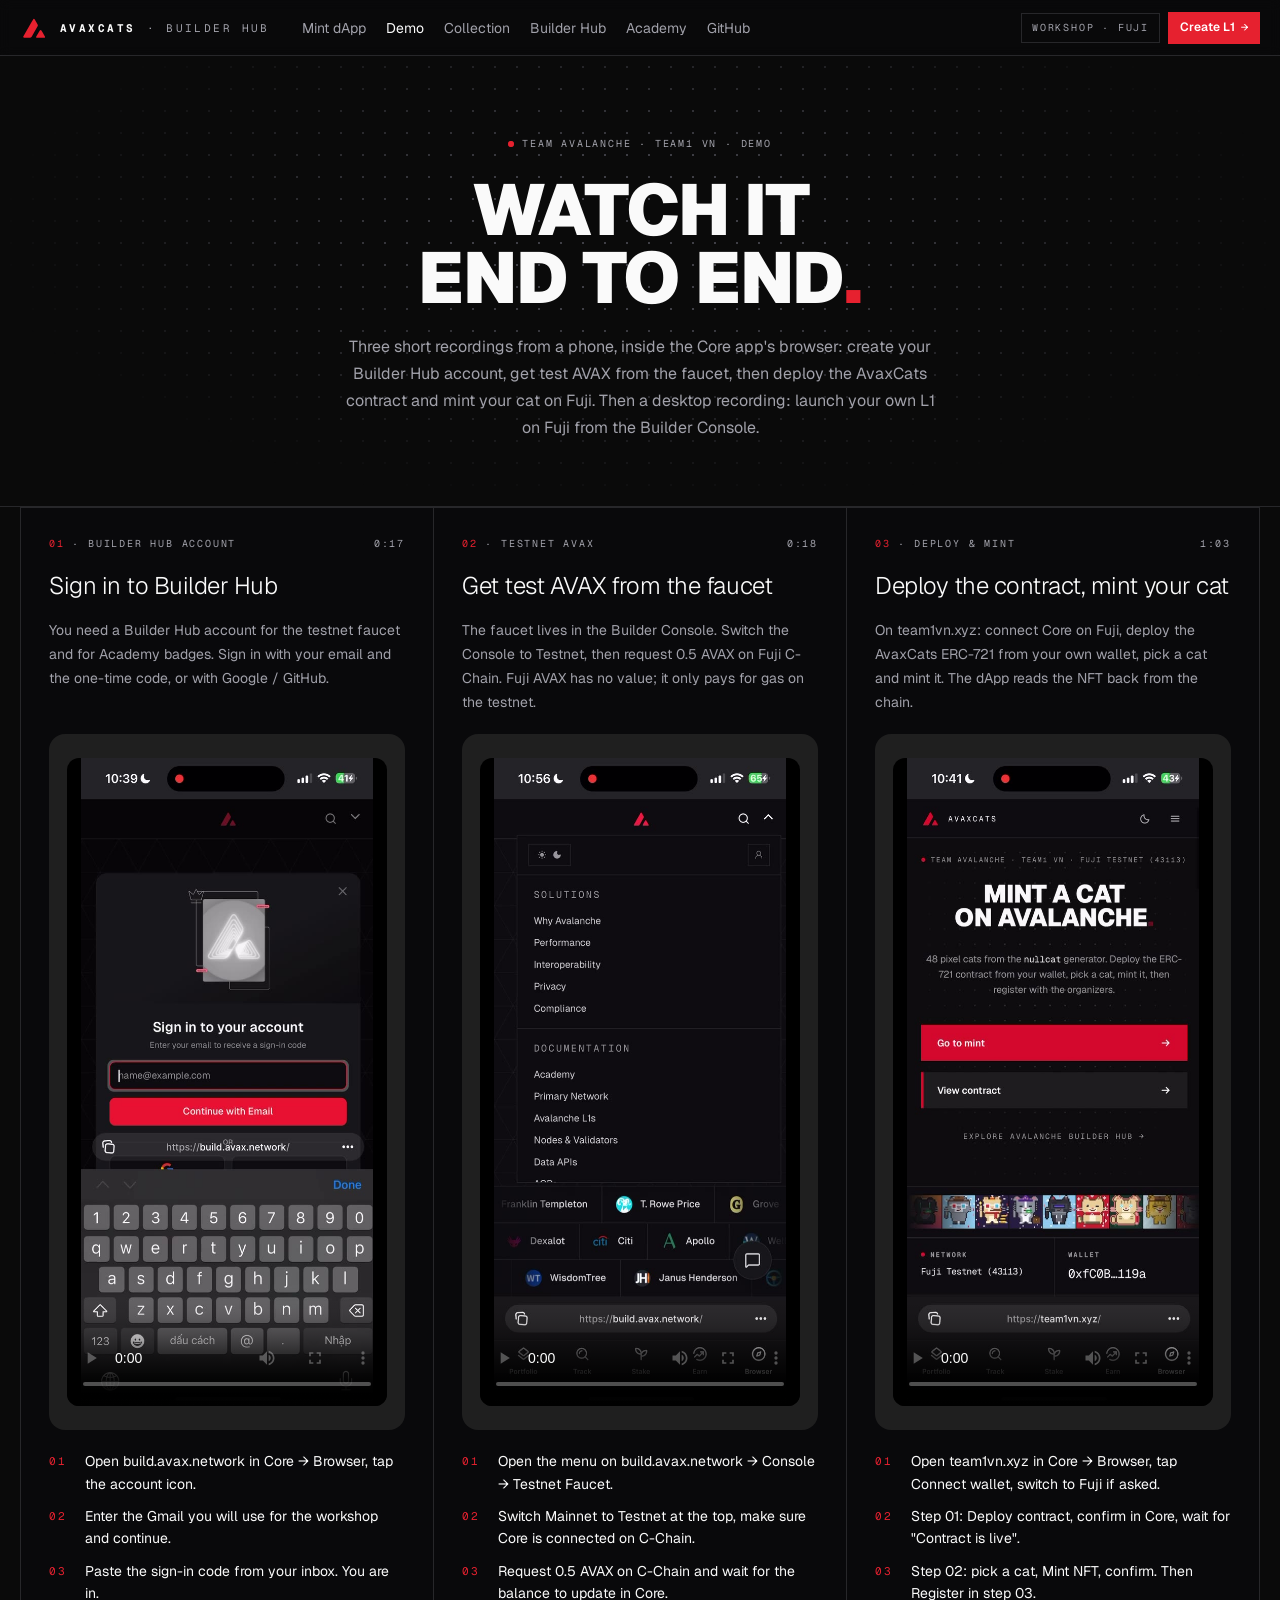
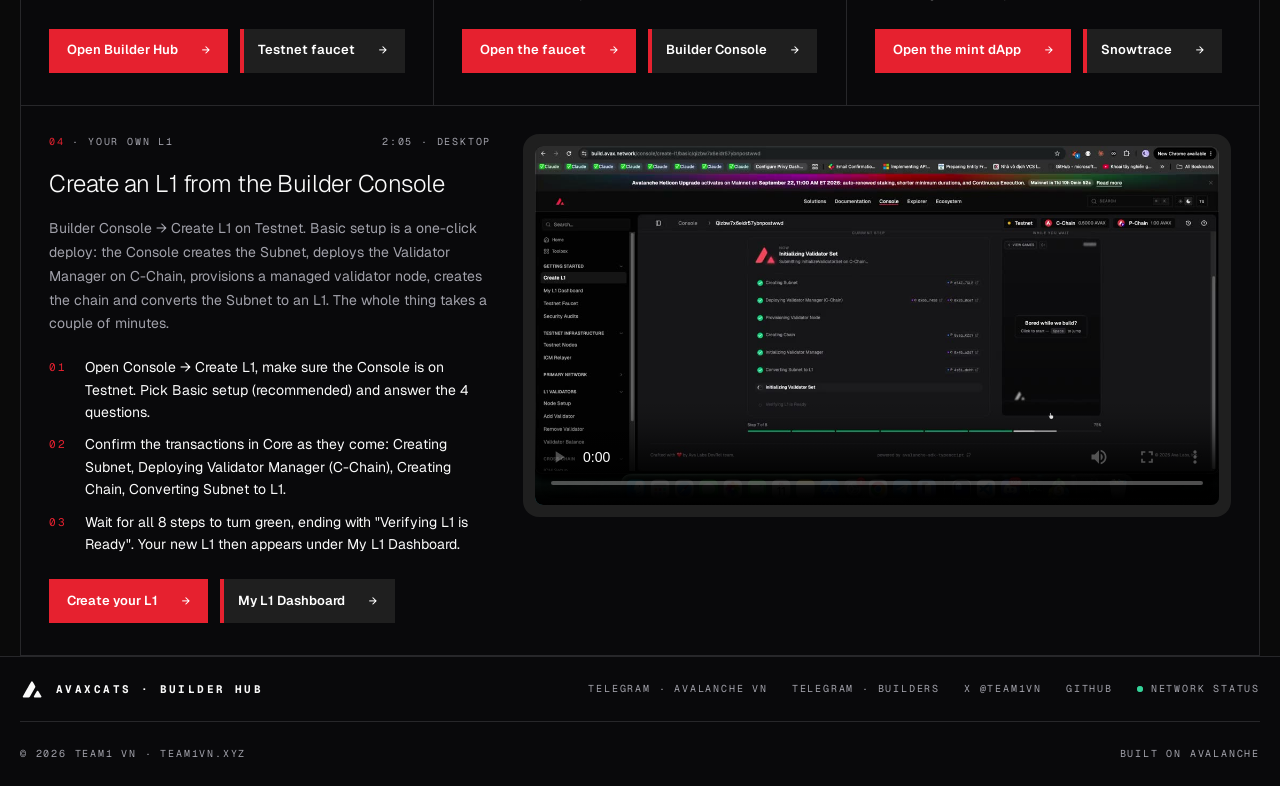
<file: demo.html>
<!DOCTYPE html>
<html lang="en">
<head>
<meta charset="utf-8">
<meta name="viewport" content="width=device-width, initial-scale=1, viewport-fit=cover">
<meta name="theme-color" content="#0a0a0a">
<title>Demo — AvaxCats Workshop · Team1 VN</title>
<link rel="preconnect" href="https://fonts.googleapis.com">
<link rel="preconnect" href="https://fonts.gstatic.com" crossorigin>
<link href="https://fonts.googleapis.com/css2?family=Geist:wght@300;400;500;600;900&family=Geist+Mono:wght@400;700&display=swap" rel="stylesheet">
<style>
  :root {
    color-scheme: dark;
    --avax: #e6212f; --ink: #1f1f1f; --frost: #ebf0fa; --steel: #a2afb2;
    --bg: #0a0a0a; --fg: #fafafa; --muted: #a1a1aa;
    --line: #27272a; --line-strong: #3f3f46; --surface: #09090b; --hover: #18181b; --ok: #34d399;
    --sans: "Geist", ui-sans-serif, system-ui, -apple-system, sans-serif;
    --mono: "Geist Mono", ui-monospace, SFMono-Regular, Menlo, Consolas, monospace;
  }
  * { box-sizing: border-box; }
  [hidden] { display: none !important; }
  html { -webkit-tap-highlight-color: transparent; }
  button, a, summary { touch-action: manipulation; }
  summary { list-style: none; cursor: pointer; }
  summary::-webkit-details-marker { display: none; }
  body { margin: 0; background: var(--bg); color: var(--fg); font-family: var(--sans); font-size: 15px; line-height: 1.6; -webkit-font-smoothing: antialiased; overflow-x: clip; display: flex; flex-direction: column; min-height: 100vh; }
  a { color: inherit; }
  .wrap { width: 100%; max-width: 80rem; margin: 0 auto; padding: 0 20px; }
  ::selection { background: rgb(230 33 47 / .25); }
  :focus-visible { outline: 2px solid var(--avax); outline-offset: 2px; }
  .eyebrow { font-family: var(--mono); font-size: 10px; letter-spacing: .18em; text-transform: uppercase; color: var(--muted); }
  .display { text-transform: uppercase; letter-spacing: -.01em; font-weight: 900; line-height: .95; margin: 0; color: var(--fg); }
  .red { color: var(--avax); }
  .dot { position: relative; display: inline-flex; width: 6px; height: 6px; flex: none; }
  .dot::before { content: ""; position: absolute; inset: 0; border-radius: 999px; background: var(--avax); opacity: .6; animation: ping 1s cubic-bezier(0,0,.2,1) infinite; }
  .dot::after { content: ""; position: absolute; inset: 0; border-radius: 999px; background: var(--avax); }
  .dot.ok::before, .dot.ok::after { background: var(--ok); }

  .nav { position: sticky; top: 0; z-index: 40; height: 56px; border-bottom: 1px solid var(--line); background: color-mix(in srgb, var(--surface) 80%, transparent); backdrop-filter: blur(6px); }
  .nav-in { display: flex; align-items: center; gap: 8px; height: 56px; }
  .brand { display: flex; align-items: center; gap: 12px; text-decoration: none; padding-right: 16px; }
  .brand svg { width: 28px; height: 28px; color: var(--avax); }
  .brand b { font: 700 11px var(--mono); letter-spacing: .22em; color: var(--fg); }
  .brand span { font: 400 11px var(--mono); letter-spacing: .22em; color: var(--muted); }
  .links { display: flex; gap: 4px; }
  .links a { padding: 8px; font-size: 14px; color: var(--muted); text-decoration: none; transition: color .15s; }
  .links a:hover, .links a.on { color: var(--fg); }
  .grow { flex: 1; }
  .chip { border: 1px solid var(--line); padding: 6px 10px; white-space: nowrap; }
  .menu { display: none; }
  .menu > summary { display: grid; place-items: center; width: 36px; height: 36px; border-radius: 6px; color: var(--muted); }
  .menu > summary:hover { background: var(--hover); color: var(--fg); }
  .menu > summary svg { width: 16px; height: 16px; }
  .menu > summary .ic-x, .menu[open] > summary .ic-menu { display: none; }
  .menu[open] > summary .ic-x { display: block; }
  .menu .panel { position: absolute; left: 0; right: 0; top: 56px; padding: 12px 20px; border-bottom: 1px solid var(--line); background: var(--surface); box-shadow: 0 16px 32px rgb(0 0 0 / .12); }
  .menu .panel a { display: flex; justify-content: space-between; align-items: center; padding: 12px 8px; font-size: 15px; color: var(--fg); text-decoration: none; }
  .menu .panel a:hover { background: var(--hover); }
  .menu .panel a[target]::after { content: "↗"; color: var(--muted); font-family: var(--mono); font-size: 12px; }
  .l1 { display: inline-flex; align-items: center; gap: 6px; height: 32px; padding: 0 12px; background: var(--avax); color: #fff; font-size: 12px; font-weight: 600; text-decoration: none; white-space: nowrap; transition: background .15s; }
  .l1:hover { background: #c4192a; }
  .l1::after { content: "→"; font-family: var(--mono); font-weight: 400; }
  .menu .panel a.l1m { color: var(--avax); font-weight: 600; }
  @media (max-width: 1023px) { .links, .brand span, .chip { display: none; } .menu { display: block; } }

  .hero { position: relative; overflow: hidden; text-align: center; border-bottom: 1px solid var(--line); }
  .hero::before { content: ""; position: absolute; inset: 0; pointer-events: none; background-image: radial-gradient(var(--line-strong) 1px, transparent 1px); background-size: 22px 22px; mask-image: radial-gradient(ellipse at 50% 40%, black 20%, transparent 72%); }
  .hero .wrap { position: relative; display: flex; flex-direction: column; align-items: center; padding: 56px 20px 48px; }
  .hero .eyebrow { display: inline-flex; flex-wrap: wrap; justify-content: center; align-items: center; gap: 8px; }
  .hero h1 { margin-top: 24px; font-size: 2.25rem; }
  .hero .sub { max-width: 38rem; margin: 20px 0 0; color: var(--muted); font-size: 14px; line-height: 1.7; }
  @media (min-width: 640px) { .hero .wrap { padding: 80px 20px 64px; } .hero h1 { font-size: 3.25rem; } .hero .sub { font-size: 16px; } }
  @media (min-width: 900px) { .hero h1 { font-size: 4.5rem; } }

  main { flex: 1; padding: 48px 20px 64px; }
  .demos { display: grid; gap: 1px; background: var(--line); border: 1px solid var(--line); }
  @media (min-width: 760px) { .demos { grid-template-columns: 1fr 1fr; } }
  @media (min-width: 1100px) { .demos { grid-template-columns: 1fr 1fr 1fr; } }
  .demo { background: var(--surface); padding: 24px 20px 28px; display: grid; grid-template-rows: subgrid; grid-row: span 6; row-gap: 20px; align-content: start; }
  @media (min-width: 640px) { .demo { padding: 28px 28px 32px; } }
  .demo .head { display: flex; flex-wrap: wrap; align-items: center; justify-content: space-between; gap: 8px 16px; }
  .demo h2 { margin: 0; font-size: 24px; font-weight: 300; letter-spacing: -.02em; line-height: 1.15; }
  .demo p { margin: 0; color: var(--muted); font-size: 14px; line-height: 1.7; max-width: 42rem; }
  .phone { display: flex; justify-content: center; padding: 24px 0; border-radius: 16px; background: var(--ink); }
  .phone video { width: min(100%, 320px); height: auto; max-height: 72vh; border-radius: 12px; background: #000; display: block; object-fit: contain; }
  .phone video:fullscreen, .phone video:-webkit-full-screen { width: 100%; height: 100%; max-height: none; border-radius: 0; object-fit: contain; }
  /* ❓ Sao card 04 lại rộng cả hàng? → Clip Create L1 quay màn hình desktop (ngang 1280×672), không ép vào khung điện thoại được. */
  .demo.wide { grid-column: 1 / -1; grid-row: auto; grid-template-rows: none; grid-template-columns: minmax(0, 1fr); }
  @media (min-width: 900px) {
    .demo.wide { grid-template-columns: minmax(0, 1fr) minmax(0, 1.6fr); column-gap: 32px; }
    .demo.wide .desk { grid-column: 2; grid-row: 1 / span 5; align-self: start; }
  }
  .desk { padding: 12px; border-radius: 16px; background: var(--ink); }
  .desk video { width: 100%; height: auto; aspect-ratio: 1280 / 672; border-radius: 8px; background: #000; display: block; object-fit: contain; }
  .desk video:fullscreen, .desk video:-webkit-full-screen { width: 100%; height: 100%; border-radius: 0; object-fit: contain; }
  ol.steps { margin: 0; padding: 0; list-style: none; display: flex; flex-direction: column; gap: 10px; font-size: 14px; }
  ol.steps li { display: flex; gap: 12px; }
  ol.steps li b { font: 400 11px var(--mono); letter-spacing: .18em; color: var(--avax); padding-top: 4px; flex: none; width: 24px; }
  .cta-row { display: flex; flex-wrap: wrap; gap: 12px; margin-top: 4px; }
  .cta { position: relative; isolation: isolate; overflow: hidden; display: inline-flex; align-items: center; justify-content: space-between; gap: 24px; min-height: 44px; padding: 10px 18px; font-size: 13px; font-weight: 600; color: #fff; background: var(--avax); transition: color .3s; white-space: nowrap; text-decoration: none; }
  .cta::before { content: ""; position: absolute; inset: 0; z-index: -1; background: var(--frost); transform: scaleX(0); transform-origin: left; transition: transform .3s cubic-bezier(.22,1,.36,1); }
  .cta::after { content: "→"; font-family: var(--mono); font-weight: 400; }
  .cta:hover { color: var(--ink); } .cta:hover::before { transform: scaleX(1); }
  .cta.dark { background: var(--ink); box-shadow: inset 4px 0 0 var(--avax); }

  footer { border-top: 1px solid var(--line); background: var(--surface); }
  .ft-top { display: flex; flex-wrap: wrap; align-items: center; justify-content: space-between; gap: 16px; padding: 20px 0; border-bottom: 1px solid var(--line); }
  .ft-top .brand { padding: 0; } .ft-top .brand svg { color: var(--fg); width: 24px; height: 24px; }
  .ft-top .ft-links { display: flex; flex-wrap: wrap; gap: 8px 24px; }
  .ft-top a.eyebrow { display: inline-flex; align-items: center; gap: 8px; text-decoration: none; }
  .ft-top a.eyebrow:hover { color: var(--fg); }
  .ft-bottom { display: flex; flex-wrap: wrap; justify-content: space-between; gap: 8px; padding: 24px 0; }
  @keyframes ping { 75%, 100% { transform: scale(2); opacity: 0; } }
  @media (prefers-reduced-motion: reduce) { .dot::before { animation: none !important; } }
</style>
</head>
<body>

<nav class="nav">
  <div class="wrap nav-in">
    <a class="brand" href="/"><svg viewBox="0 0 220 190" fill="currentColor" aria-hidden="true"><path d="M109.139252,23.041748 C111.741776,24.518684 114.786873,25.521351 116.039948,27.602837 C123.769547,40.442513 131.114777,53.514198 138.545532,66.532860 C141.523560,71.750351 141.392197,76.930382 138.378067,82.178566 C122.784348,109.330147 107.212326,136.494400 91.727638,163.708237 C88.432472,169.499405 83.770172,172.296158 77.077980,172.237946 C62.580860,172.111847 48.081749,172.237732 33.583733,172.183975 C25.895014,172.155457 23.042721,167.395203 26.880989,160.673264 C49.344860,121.332367 71.899803,82.043488 94.420807,42.735210 C97.235901,37.821735 99.810646,32.750118 102.939713,28.046438 C104.299789,26.001934 106.781303,24.703455 109.139252,23.041748 z"/><path d="M190.145935,151.838699 C192.156281,155.320618 194.133530,158.409164 195.809311,161.653442 C198.644424,167.142075 196.006195,172.076218 189.921402,172.129471 C171.131317,172.293900 152.337845,172.294647 133.547867,172.121841 C127.530586,172.066513 124.725456,166.870987 127.775551,161.592056 C136.920776,145.764069 146.170135,129.994598 155.552734,114.306282 C159.019684,108.509308 164.857819,108.843597 168.514145,114.968781 C175.755188,127.099236 182.832336,139.327515 190.145935,151.838699 z"/></svg><b>AVAXCATS</b><span>· BUILDER HUB</span></a>
    <div class="links">
      <a href="/">Mint dApp</a>
      <a href="/demo.html" class="on">Demo</a>
      <a href="/preview.html">Collection</a>
      <a href="https://build.avax.network/?ref=DSVUW&utm_source=team1" target="_blank" rel="noreferrer">Builder Hub</a>
      <a href="https://build.avax.network/academy?ref=DSVUW&utm_source=team1" target="_blank" rel="noreferrer">Academy</a>
      <a href="https://github.com/tuantqse90/avaxcats" target="_blank" rel="noreferrer">GitHub</a>
    </div>
    <span class="grow"></span>
    <span class="eyebrow chip">Workshop · Fuji</span>
    <a class="l1" href="https://build.avax.network/console/create-l1?ref=DSVUW&utm_source=team1" target="_blank" rel="noreferrer">Create L1</a>
    <details class="menu">
      <summary aria-label="Open menu">
        <svg class="ic-menu" viewBox="0 0 16 16" fill="none" stroke="currentColor" stroke-width="1.6" stroke-linecap="round"><path d="M2.5 4.5h11M2.5 8h11M2.5 11.5h11"/></svg>
        <svg class="ic-x" viewBox="0 0 16 16" fill="none" stroke="currentColor" stroke-width="1.6" stroke-linecap="round"><path d="M4 4l8 8M12 4l-8 8"/></svg>
      </summary>
      <div class="panel">
        <a class="l1m" href="https://build.avax.network/console/create-l1?ref=DSVUW&utm_source=team1" target="_blank" rel="noreferrer">Create your own L1</a>
        <a href="/">Mint dApp</a>
        <a href="/demo.html">Demo</a>
        <a href="/preview.html">Collection</a>
        <a href="https://build.avax.network/?ref=DSVUW&utm_source=team1" target="_blank" rel="noreferrer">Builder Hub</a>
        <a href="https://build.avax.network/academy?ref=DSVUW&utm_source=team1" target="_blank" rel="noreferrer">Academy</a>
        <a href="https://github.com/tuantqse90/avaxcats" target="_blank" rel="noreferrer">GitHub</a>
      </div>
    </details>
  </div>
</nav>

<header class="hero">
  <div class="wrap">
    <span class="eyebrow"><span class="dot"></span>Team Avalanche · Team1 VN · Demo</span>
    <h1 class="display">Watch it<br>end to end<span class="red">.</span></h1>
    <p class="sub">Three short recordings from a phone, inside the Core app's browser: create your Builder Hub account, get test AVAX from the faucet, then deploy the AvaxCats contract and mint your cat on Fuji. Then a desktop recording: launch your own L1 on Fuji from the Builder Console.</p>
  </div>
</header>

<main class="wrap">
  <div class="demos">
    <section class="demo">
      <div class="head">
        <span class="eyebrow"><span class="red">01</span> · Builder Hub account</span>
        <span class="eyebrow">0:17</span>
      </div>
      <h2>Sign in to Builder Hub</h2>
      <p>You need a Builder Hub account for the testnet faucet and for Academy badges. Sign in with your email and the one-time code, or with Google / GitHub.</p>
      <div class="phone">
        <video controls playsinline preload="metadata" poster="/videos/builder-hub-register-poster.jpg">
          <source src="/videos/builder-hub-register.mp4" type="video/mp4">
        </video>
      </div>
      <ol class="steps">
        <li><b>01</b><span>Open build.avax.network in Core → Browser, tap the account icon.</span></li>
        <li><b>02</b><span>Enter the Gmail you will use for the workshop and continue.</span></li>
        <li><b>03</b><span>Paste the sign-in code from your inbox. You are in.</span></li>
      </ol>
      <div class="cta-row">
        <a class="cta" href="https://build.avax.network/?ref=DSVUW&utm_source=team1" target="_blank" rel="noreferrer">Open Builder Hub</a>
        <a class="cta dark" href="https://build.avax.network/console/primary-network/faucet" target="_blank" rel="noreferrer">Testnet faucet</a>
      </div>
    </section>

    <section class="demo">
      <div class="head">
        <span class="eyebrow"><span class="red">02</span> · Testnet AVAX</span>
        <span class="eyebrow">0:18</span>
      </div>
      <h2>Get test AVAX from the faucet</h2>
      <p>The faucet lives in the Builder Console. Switch the Console to Testnet, then request 0.5 AVAX on Fuji C-Chain. Fuji AVAX has no value; it only pays for gas on the testnet.</p>
      <div class="phone">
        <video controls playsinline preload="metadata" poster="/videos/faucet-claim-poster.jpg">
          <source src="/videos/faucet-claim.mp4" type="video/mp4">
        </video>
      </div>
      <ol class="steps">
        <li><b>01</b><span>Open the menu on build.avax.network → Console → Testnet Faucet.</span></li>
        <li><b>02</b><span>Switch Mainnet to Testnet at the top, make sure Core is connected on C-Chain.</span></li>
        <li><b>03</b><span>Request 0.5 AVAX on C-Chain and wait for the balance to update in Core.</span></li>
      </ol>
      <div class="cta-row">
        <a class="cta" href="https://build.avax.network/console/primary-network/faucet" target="_blank" rel="noreferrer">Open the faucet</a>
        <a class="cta dark" href="https://build.avax.network/console?ref=DSVUW&utm_source=team1" target="_blank" rel="noreferrer">Builder Console</a>
      </div>
    </section>

    <section class="demo">
      <div class="head">
        <span class="eyebrow"><span class="red">03</span> · Deploy &amp; mint</span>
        <span class="eyebrow">1:03</span>
      </div>
      <h2>Deploy the contract, mint your cat</h2>
      <p>On team1vn.xyz: connect Core on Fuji, deploy the AvaxCats ERC-721 from your own wallet, pick a cat and mint it. The dApp reads the NFT back from the chain.</p>
      <div class="phone">
        <video controls playsinline preload="metadata" poster="/videos/mint-deploy-poster.jpg">
          <source src="/videos/mint-deploy.mp4" type="video/mp4">
        </video>
      </div>
      <ol class="steps">
        <li><b>01</b><span>Open team1vn.xyz in Core → Browser, tap Connect wallet, switch to Fuji if asked.</span></li>
        <li><b>02</b><span>Step 01: Deploy contract, confirm in Core, wait for "Contract is live".</span></li>
        <li><b>03</b><span>Step 02: pick a cat, Mint NFT, confirm. Then Register in step 03.</span></li>
      </ol>
      <div class="cta-row">
        <a class="cta" href="/">Open the mint dApp</a>
        <a class="cta dark" href="https://testnet.snowtrace.io" target="_blank" rel="noreferrer">Snowtrace</a>
      </div>
    </section>

    <!-- ❓ Clip này khác gì 3 clip trên? → Quay trên desktop (Builder Console), full 8 bước tạo L1 trên Fuji, dài 2:05. -->
    <section class="demo wide">
      <div class="head">
        <span class="eyebrow"><span class="red">04</span> · Your own L1</span>
        <span class="eyebrow">2:05 · Desktop</span>
      </div>
      <h2>Create an L1 from the Builder Console</h2>
      <p>Builder Console → Create L1 on Testnet. Basic setup is a one-click deploy: the Console creates the Subnet, deploys the Validator Manager on C-Chain, provisions a managed validator node, creates the chain and converts the Subnet to an L1. The whole thing takes a couple of minutes.</p>
      <div class="desk">
        <video controls playsinline preload="metadata" poster="/videos/create-l1-poster.jpg">
          <source src="/videos/create-l1.mp4" type="video/mp4">
        </video>
      </div>
      <ol class="steps">
        <li><b>01</b><span>Open Console → Create L1, make sure the Console is on Testnet. Pick Basic setup (recommended) and answer the 4 questions.</span></li>
        <li><b>02</b><span>Confirm the transactions in Core as they come: Creating Subnet, Deploying Validator Manager (C-Chain), Creating Chain, Converting Subnet to L1.</span></li>
        <li><b>03</b><span>Wait for all 8 steps to turn green, ending with "Verifying L1 is Ready". Your new L1 then appears under My L1 Dashboard.</span></li>
      </ol>
      <div class="cta-row">
        <a class="cta" href="https://build.avax.network/console/create-l1?ref=DSVUW&utm_source=team1" target="_blank" rel="noreferrer">Create your L1</a>
        <a class="cta dark" href="https://build.avax.network/console/my-l1?ref=DSVUW&utm_source=team1" target="_blank" rel="noreferrer">My L1 Dashboard</a>
      </div>
    </section>
  </div>
</main>

<footer>
  <div class="wrap">
    <div class="ft-top">
      <a class="brand" href="/"><svg viewBox="0 0 220 190" fill="currentColor" aria-hidden="true"><path d="M109.139252,23.041748 C111.741776,24.518684 114.786873,25.521351 116.039948,27.602837 C123.769547,40.442513 131.114777,53.514198 138.545532,66.532860 C141.523560,71.750351 141.392197,76.930382 138.378067,82.178566 C122.784348,109.330147 107.212326,136.494400 91.727638,163.708237 C88.432472,169.499405 83.770172,172.296158 77.077980,172.237946 C62.580860,172.111847 48.081749,172.237732 33.583733,172.183975 C25.895014,172.155457 23.042721,167.395203 26.880989,160.673264 C49.344860,121.332367 71.899803,82.043488 94.420807,42.735210 C97.235901,37.821735 99.810646,32.750118 102.939713,28.046438 C104.299789,26.001934 106.781303,24.703455 109.139252,23.041748 z"/><path d="M190.145935,151.838699 C192.156281,155.320618 194.133530,158.409164 195.809311,161.653442 C198.644424,167.142075 196.006195,172.076218 189.921402,172.129471 C171.131317,172.293900 152.337845,172.294647 133.547867,172.121841 C127.530586,172.066513 124.725456,166.870987 127.775551,161.592056 C136.920776,145.764069 146.170135,129.994598 155.552734,114.306282 C159.019684,108.509308 164.857819,108.843597 168.514145,114.968781 C175.755188,127.099236 182.832336,139.327515 190.145935,151.838699 z"/></svg><b>AVAXCATS · BUILDER HUB</b></a>
      <div class="ft-links">
        <a class="eyebrow" href="https://t.me/avalanche_vn" target="_blank" rel="noreferrer">Telegram · Avalanche VN</a>
        <a class="eyebrow" href="https://t.me/Team1VNbuilders" target="_blank" rel="noreferrer">Telegram · Builders</a>
        <a class="eyebrow" href="https://x.com/Team1VN" target="_blank" rel="noreferrer">X @Team1VN</a>
        <a class="eyebrow" href="https://github.com/tuantqse90/avaxcats" target="_blank" rel="noreferrer">GitHub</a>
        <a class="eyebrow" href="https://status.avax.network/" target="_blank" rel="noreferrer"><span class="dot ok"></span>Network status</a>
      </div>
    </div>
    <div class="ft-bottom eyebrow"><span>© 2026 Team1 VN · team1vn.xyz</span><span>Built on Avalanche</span></div>
  </div>
</footer>
</body>
</html>
</file>
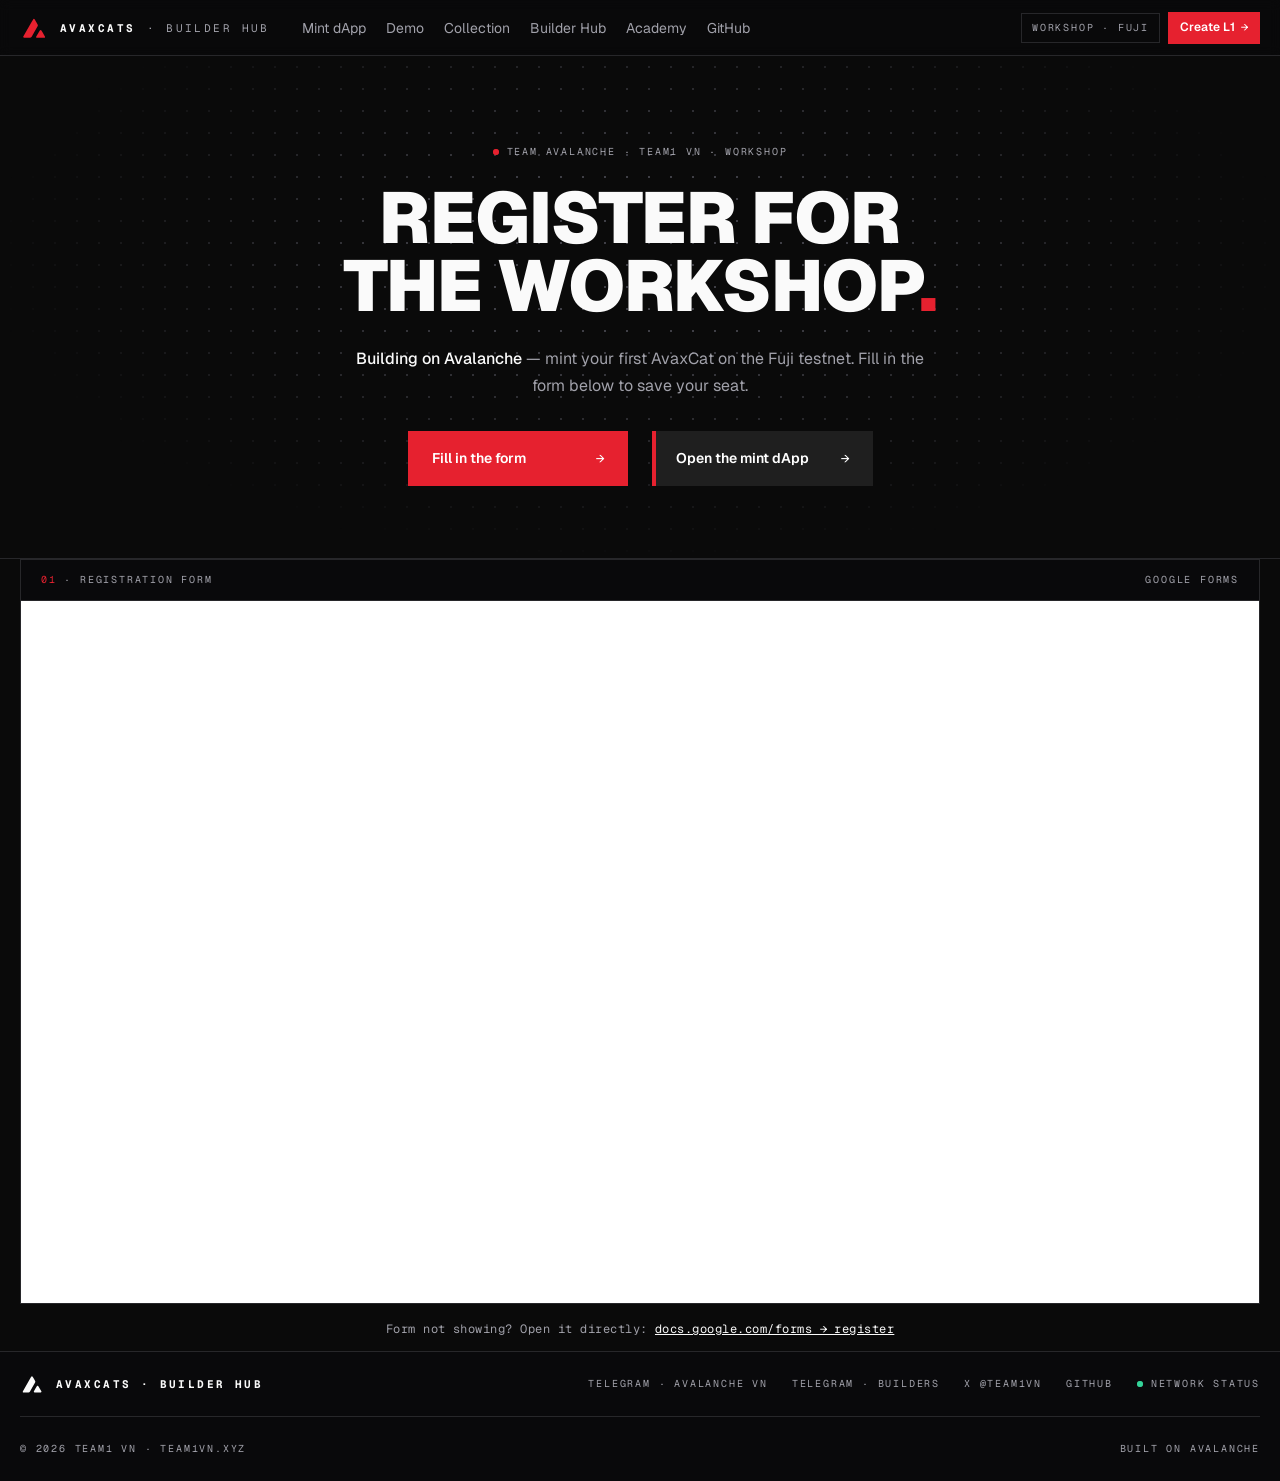
<file: register.html>
<!DOCTYPE html>
<html lang="en">
<head>
<meta charset="utf-8">
<meta name="viewport" content="width=device-width, initial-scale=1, viewport-fit=cover">
<meta name="theme-color" content="#0a0a0a">
<title>Register — AvaxCats Workshop · Team1 VN</title>
<link rel="preconnect" href="https://fonts.googleapis.com">
<link rel="preconnect" href="https://fonts.gstatic.com" crossorigin>
<link href="https://fonts.googleapis.com/css2?family=Geist:wght@400;500;600;900&family=Geist+Mono:wght@400;700&display=swap" rel="stylesheet">
<style>
  :root {
    color-scheme: dark;
    --avax: #e6212f; --ink: #1f1f1f; --frost: #ebf0fa;
    --bg: #0a0a0a; --fg: #fafafa; --muted: #a1a1aa;
    --line: #27272a; --line-strong: #3f3f46; --surface: #09090b; --hover: #18181b; --ok: #34d399;
    --sans: "Geist", ui-sans-serif, system-ui, -apple-system, sans-serif;
    --mono: "Geist Mono", ui-monospace, SFMono-Regular, Menlo, Consolas, monospace;
  }
  * { box-sizing: border-box; }
  [hidden] { display: none !important; }
  html { -webkit-tap-highlight-color: transparent; }
  button, a, summary { touch-action: manipulation; }
  summary { list-style: none; cursor: pointer; }
  summary::-webkit-details-marker { display: none; }
  body {
    margin: 0; background: var(--bg); color: var(--fg); font-family: var(--sans);
    font-size: 15px; line-height: 1.6; -webkit-font-smoothing: antialiased; overflow-x: clip;
    display: flex; flex-direction: column; min-height: 100vh;
  }
  a { color: inherit; }
  .wrap { width: 100%; max-width: 80rem; margin: 0 auto; padding: 0 20px; }
  ::selection { background: rgb(230 33 47 / .25); }
  :focus-visible { outline: 2px solid var(--avax); outline-offset: 2px; }
  .eyebrow { font-family: var(--mono); font-size: 10px; letter-spacing: .18em; text-transform: uppercase; color: var(--muted); }
  .display { text-transform: uppercase; letter-spacing: -.01em; font-weight: 900; line-height: .95; margin: 0; color: var(--fg); }
  .red { color: var(--avax); }
  .dot { position: relative; display: inline-flex; width: 6px; height: 6px; flex: none; }
  .dot::before { content: ""; position: absolute; inset: 0; border-radius: 999px; background: var(--avax); opacity: .6; animation: ping 1s cubic-bezier(0,0,.2,1) infinite; }
  .dot::after { content: ""; position: absolute; inset: 0; border-radius: 999px; background: var(--avax); }
  .dot.ok::before, .dot.ok::after { background: var(--ok); }

  .nav { position: sticky; top: 0; z-index: 40; height: 56px; border-bottom: 1px solid var(--line); background: color-mix(in srgb, var(--surface) 80%, transparent); backdrop-filter: blur(6px); }
  .nav-in { display: flex; align-items: center; gap: 8px; height: 56px; }
  .brand { display: flex; align-items: center; gap: 12px; text-decoration: none; padding-right: 16px; }
  .brand svg { width: 28px; height: 28px; color: var(--avax); }
  .brand b { font: 700 11px var(--mono); letter-spacing: .22em; color: var(--fg); }
  .brand span { font: 400 11px var(--mono); letter-spacing: .22em; color: var(--muted); }
  .links { display: flex; gap: 4px; }
  .links a { padding: 8px; font-size: 14px; color: var(--muted); text-decoration: none; transition: color .15s; }
  .links a:hover { color: var(--fg); }
  .grow { flex: 1; }
  .chip { border: 1px solid var(--line); padding: 6px 10px; white-space: nowrap; }
  .menu { display: none; }
  .menu > summary { display: grid; place-items: center; width: 36px; height: 36px; border-radius: 6px; color: var(--muted); }
  .menu > summary:hover { background: var(--hover); color: var(--fg); }
  .menu > summary svg { width: 16px; height: 16px; }
  .menu > summary .ic-x, .menu[open] > summary .ic-menu { display: none; }
  .menu[open] > summary .ic-x { display: block; }
  .menu .panel { position: absolute; left: 0; right: 0; top: 56px; padding: 12px 20px; border-bottom: 1px solid var(--line); background: var(--surface); box-shadow: 0 16px 32px rgb(0 0 0 / .12); }
  .menu .panel a { display: flex; justify-content: space-between; align-items: center; padding: 12px 8px; font-size: 15px; color: var(--fg); text-decoration: none; }
  .menu .panel a:hover { background: var(--hover); }
  .menu .panel a[target]::after { content: "↗"; color: var(--muted); font-family: var(--mono); font-size: 12px; }
  .l1 { display: inline-flex; align-items: center; gap: 6px; height: 32px; padding: 0 12px; background: var(--avax); color: #fff; font-size: 12px; font-weight: 600; text-decoration: none; white-space: nowrap; transition: background .15s; }
  .l1:hover { background: #c4192a; }
  .l1::after { content: "→"; font-family: var(--mono); font-weight: 400; }
  .menu .panel a.l1m { color: var(--avax); font-weight: 600; }
  @media (max-width: 1023px) { .links, .brand span, .chip { display: none; } .menu { display: block; } }

  .hero { position: relative; overflow: hidden; text-align: center; border-bottom: 1px solid var(--line); }
  .hero::before { content: ""; position: absolute; inset: 0; pointer-events: none; background-image: radial-gradient(var(--line-strong) 1px, transparent 1px); background-size: 22px 22px; mask-image: radial-gradient(ellipse at 50% 40%, black 20%, transparent 72%); }
  .hero .wrap { position: relative; display: flex; flex-direction: column; align-items: center; padding: 64px 20px 56px; }
  .hero .eyebrow { display: inline-flex; flex-wrap: wrap; justify-content: center; align-items: center; gap: 8px; }
  .hero h1 { margin-top: 24px; font-size: 2.25rem; }
  .hero .sub { max-width: 36rem; margin: 24px 0 0; color: var(--muted); font-size: 14px; line-height: 1.7; }
  .hero .sub b { color: var(--fg); font-weight: 500; }
  .cta-row { display: flex; flex-direction: column; gap: 16px; width: 100%; margin-top: 32px; }
  .cta { position: relative; isolation: isolate; overflow: hidden; display: inline-flex; align-items: center; justify-content: space-between; gap: 32px; min-height: 52px; padding: 16px 24px; width: 100%; font-size: 14px; font-weight: 600; color: #fff; background: var(--avax); transition: color .3s; white-space: nowrap; text-decoration: none; }
  .cta::before { content: ""; position: absolute; inset: 0; z-index: -1; background: var(--frost); transform: scaleX(0); transform-origin: left; transition: transform .3s cubic-bezier(.22,1,.36,1); }
  .cta::after { content: "→"; font-family: var(--mono); font-weight: 400; }
  .cta:hover { color: var(--ink); } .cta:hover::before { transform: scaleX(1); }
  .cta.dark { background: var(--ink); box-shadow: inset 4px 0 0 var(--avax); }
  @media (min-width: 640px) {
    .hero .wrap { padding: 88px 20px 72px; } .hero h1 { font-size: 3.25rem; } .hero .sub { font-size: 16px; }
    .cta-row { flex-direction: row; width: auto; gap: 24px; } .cta { width: auto; min-width: 220px; }
  }
  @media (min-width: 900px) { .hero h1 { font-size: 4.5rem; } }

  main { flex: 1; padding: 48px 20px; }
  .formbox { border: 1px solid var(--line); background: var(--surface); }
  .formbox .head { display: flex; flex-wrap: wrap; align-items: center; justify-content: space-between; gap: 8px 16px; padding: 12px 20px; border-bottom: 1px solid var(--line); }
  .formbox iframe { display: block; width: 100%; height: 78vh; min-height: 640px; border: 0; background: #fff; }
  .fallback { margin-top: 16px; font-family: var(--mono); font-size: 12px; letter-spacing: .04em; color: var(--muted); text-align: center; }
  .fallback a { color: var(--fg); }

  footer { border-top: 1px solid var(--line); background: var(--surface); }
  .ft-top { display: flex; flex-wrap: wrap; align-items: center; justify-content: space-between; gap: 16px; padding: 20px 0; border-bottom: 1px solid var(--line); }
  .ft-top .brand { padding: 0; } .ft-top .brand svg { color: var(--fg); width: 24px; height: 24px; }
  .ft-top .ft-links { display: flex; flex-wrap: wrap; gap: 8px 24px; }
  .ft-top a.eyebrow { display: inline-flex; align-items: center; gap: 8px; text-decoration: none; }
  .ft-top a.eyebrow:hover { color: var(--fg); }
  .ft-bottom { display: flex; flex-wrap: wrap; justify-content: space-between; gap: 8px; padding: 24px 0; }
  @keyframes ping { 75%, 100% { transform: scale(2); opacity: 0; } }
  @media (prefers-reduced-motion: reduce) { .dot::before { animation: none !important; } }
</style>
</head>
<body>

<nav class="nav">
  <div class="wrap nav-in">
    <a class="brand" href="/"><svg viewBox="0 0 220 190" fill="currentColor" aria-hidden="true"><path d="M109.139252,23.041748 C111.741776,24.518684 114.786873,25.521351 116.039948,27.602837 C123.769547,40.442513 131.114777,53.514198 138.545532,66.532860 C141.523560,71.750351 141.392197,76.930382 138.378067,82.178566 C122.784348,109.330147 107.212326,136.494400 91.727638,163.708237 C88.432472,169.499405 83.770172,172.296158 77.077980,172.237946 C62.580860,172.111847 48.081749,172.237732 33.583733,172.183975 C25.895014,172.155457 23.042721,167.395203 26.880989,160.673264 C49.344860,121.332367 71.899803,82.043488 94.420807,42.735210 C97.235901,37.821735 99.810646,32.750118 102.939713,28.046438 C104.299789,26.001934 106.781303,24.703455 109.139252,23.041748 z"/><path d="M190.145935,151.838699 C192.156281,155.320618 194.133530,158.409164 195.809311,161.653442 C198.644424,167.142075 196.006195,172.076218 189.921402,172.129471 C171.131317,172.293900 152.337845,172.294647 133.547867,172.121841 C127.530586,172.066513 124.725456,166.870987 127.775551,161.592056 C136.920776,145.764069 146.170135,129.994598 155.552734,114.306282 C159.019684,108.509308 164.857819,108.843597 168.514145,114.968781 C175.755188,127.099236 182.832336,139.327515 190.145935,151.838699 z"/></svg><b>AVAXCATS</b><span>· BUILDER HUB</span></a>
    <div class="links">
      <a href="/">Mint dApp</a>
      <a href="/demo.html">Demo</a>
      <a href="/preview.html">Collection</a>
      <a href="https://build.avax.network/?ref=DSVUW&utm_source=team1" target="_blank" rel="noreferrer">Builder Hub</a>
      <a href="https://build.avax.network/academy?ref=DSVUW&utm_source=team1" target="_blank" rel="noreferrer">Academy</a>
      <a href="https://github.com/tuantqse90/avaxcats" target="_blank" rel="noreferrer">GitHub</a>
    </div>
    <span class="grow"></span>
    <span class="eyebrow chip">Workshop · Fuji</span>
    <a class="l1" href="https://build.avax.network/console/create-l1?ref=DSVUW&utm_source=team1" target="_blank" rel="noreferrer">Create L1</a>
    <details class="menu">
      <summary aria-label="Open menu">
        <svg class="ic-menu" viewBox="0 0 16 16" fill="none" stroke="currentColor" stroke-width="1.6" stroke-linecap="round"><path d="M2.5 4.5h11M2.5 8h11M2.5 11.5h11"/></svg>
        <svg class="ic-x" viewBox="0 0 16 16" fill="none" stroke="currentColor" stroke-width="1.6" stroke-linecap="round"><path d="M4 4l8 8M12 4l-8 8"/></svg>
      </summary>
      <div class="panel">
        <a class="l1m" href="https://build.avax.network/console/create-l1?ref=DSVUW&utm_source=team1" target="_blank" rel="noreferrer">Create your own L1</a>
        <a href="/">Mint dApp</a>
        <a href="/demo.html">Demo</a>
        <a href="/preview.html">Collection</a>
        <a href="https://build.avax.network/?ref=DSVUW&utm_source=team1" target="_blank" rel="noreferrer">Builder Hub</a>
        <a href="https://build.avax.network/academy?ref=DSVUW&utm_source=team1" target="_blank" rel="noreferrer">Academy</a>
        <a href="https://github.com/tuantqse90/avaxcats" target="_blank" rel="noreferrer">GitHub</a>
      </div>
    </details>
  </div>
</nav>

<header class="hero">
  <div class="wrap">
    <span class="eyebrow"><span class="dot"></span>Team Avalanche · Team1 VN · Workshop</span>
    <h1 class="display">Register for<br>the workshop<span class="red">.</span></h1>
    <p class="sub"><b>Building on Avalanche</b> — mint your first AvaxCat on the Fuji testnet.
      Fill in the form below to save your seat.</p>
    <div class="cta-row">
      <a class="cta" href="#form">Fill in the form</a>
      <a class="cta dark" href="/">Open the mint dApp</a>
    </div>
  </div>
</header>

<main class="wrap" id="form">
  <div class="formbox">
    <div class="head">
      <span class="eyebrow"><span class="red">01</span> · Registration form</span>
      <span class="eyebrow">Google Forms</span>
    </div>
    <iframe
      src="https://docs.google.com/forms/d/13qQDgd8soI8o_Vh9ks1lQqdspUCwSjXaxF_KaWUwGGo/viewform?embedded=true"
      title="Team1 VN workshop registration form"
      loading="lazy">
    </iframe>
  </div>
  <p class="fallback">Form not showing? Open it directly:
    <a href="https://docs.google.com/forms/d/13qQDgd8soI8o_Vh9ks1lQqdspUCwSjXaxF_KaWUwGGo/viewform"
       target="_blank" rel="noreferrer">docs.google.com/forms → register</a></p>
</main>

<footer>
  <div class="wrap">
    <div class="ft-top">
      <a class="brand" href="/"><svg viewBox="0 0 220 190" fill="currentColor" aria-hidden="true"><path d="M109.139252,23.041748 C111.741776,24.518684 114.786873,25.521351 116.039948,27.602837 C123.769547,40.442513 131.114777,53.514198 138.545532,66.532860 C141.523560,71.750351 141.392197,76.930382 138.378067,82.178566 C122.784348,109.330147 107.212326,136.494400 91.727638,163.708237 C88.432472,169.499405 83.770172,172.296158 77.077980,172.237946 C62.580860,172.111847 48.081749,172.237732 33.583733,172.183975 C25.895014,172.155457 23.042721,167.395203 26.880989,160.673264 C49.344860,121.332367 71.899803,82.043488 94.420807,42.735210 C97.235901,37.821735 99.810646,32.750118 102.939713,28.046438 C104.299789,26.001934 106.781303,24.703455 109.139252,23.041748 z"/><path d="M190.145935,151.838699 C192.156281,155.320618 194.133530,158.409164 195.809311,161.653442 C198.644424,167.142075 196.006195,172.076218 189.921402,172.129471 C171.131317,172.293900 152.337845,172.294647 133.547867,172.121841 C127.530586,172.066513 124.725456,166.870987 127.775551,161.592056 C136.920776,145.764069 146.170135,129.994598 155.552734,114.306282 C159.019684,108.509308 164.857819,108.843597 168.514145,114.968781 C175.755188,127.099236 182.832336,139.327515 190.145935,151.838699 z"/></svg><b>AVAXCATS · BUILDER HUB</b></a>
      <div class="ft-links">
        <a class="eyebrow" href="https://t.me/avalanche_vn" target="_blank" rel="noreferrer">Telegram · Avalanche VN</a>
        <a class="eyebrow" href="https://t.me/Team1VNbuilders" target="_blank" rel="noreferrer">Telegram · Builders</a>
        <a class="eyebrow" href="https://x.com/Team1VN" target="_blank" rel="noreferrer">X @Team1VN</a>
        <a class="eyebrow" href="https://github.com/tuantqse90/avaxcats" target="_blank" rel="noreferrer">GitHub</a>
        <a class="eyebrow" href="https://status.avax.network/" target="_blank" rel="noreferrer"><span class="dot ok"></span>Network status</a>
      </div>
    </div>
    <div class="ft-bottom eyebrow"><span>© 2026 Team1 VN · team1vn.xyz</span><span>Built on Avalanche</span></div>
  </div>
</footer>
</body>
</html>
</file>
<file: _next/static/chunks/01-yvt0t50q19.css>
@font-face{font-family:GeistMono;src:url(../media/GeistMono_Variable.p.3ms9vq719j3f8.woff2)format("woff2");font-display:swap;font-weight:100 900}.geistmono_157ca88a-module__iaM1Ya__className{font-family:GeistMono,ui-monospace,SFMono-Regular,Roboto Mono,Menlo,Monaco,Liberation Mono,DejaVu Sans Mono,Courier New,monospace}.geistmono_157ca88a-module__iaM1Ya__variable{--font-geist-mono:"GeistMono", ui-monospace, SFMono-Regular, Roboto Mono, Menlo, Monaco, Liberation Mono, DejaVu Sans Mono, Courier New, monospace}
@font-face{font-family:GeistSans;src:url(../media/Geist_Variable-s.p.0mrjj4bg00-he.woff2)format("woff2");font-display:swap;font-weight:100 900}@font-face{font-family:GeistSans Fallback;src:local(Arial);ascent-override:94.56%;descent-override:27.76%;line-gap-override:0.0%;size-adjust:106.28%}.geistsans_d5a4f12f-module__Ur3q_a__className{font-family:GeistSans,GeistSans Fallback}.geistsans_d5a4f12f-module__Ur3q_a__variable{--font-geist-sans:"GeistSans", "GeistSans Fallback"}
@layer properties{@supports (((-webkit-hyphens:none)) and (not (margin-trim:inline))) or ((-moz-orient:inline) and (not (color:rgb(from red r g b)))){*,:before,:after,::backdrop{--tw-scale-x:1;--tw-scale-y:1;--tw-scale-z:1;--tw-rotate-x:initial;--tw-rotate-y:initial;--tw-rotate-z:initial;--tw-skew-x:initial;--tw-skew-y:initial;--tw-space-y-reverse:0;--tw-border-style:solid;--tw-gradient-position:initial;--tw-gradient-from:#0000;--tw-gradient-via:#0000;--tw-gradient-to:#0000;--tw-gradient-stops:initial;--tw-gradient-via-stops:initial;--tw-gradient-from-position:0%;--tw-gradient-via-position:50%;--tw-gradient-to-position:100%;--tw-leading:initial;--tw-font-weight:initial;--tw-tracking:initial;--tw-ordinal:initial;--tw-slashed-zero:initial;--tw-numeric-figure:initial;--tw-numeric-spacing:initial;--tw-numeric-fraction:initial;--tw-shadow:0 0 #0000;--tw-shadow-color:initial;--tw-shadow-alpha:100%;--tw-inset-shadow:0 0 #0000;--tw-inset-shadow-color:initial;--tw-inset-shadow-alpha:100%;--tw-ring-color:initial;--tw-ring-shadow:0 0 #0000;--tw-inset-ring-color:initial;--tw-inset-ring-shadow:0 0 #0000;--tw-ring-inset:initial;--tw-ring-offset-width:0px;--tw-ring-offset-color:#fff;--tw-ring-offset-shadow:0 0 #0000;--tw-outline-style:solid;--tw-blur:initial;--tw-brightness:initial;--tw-contrast:initial;--tw-grayscale:initial;--tw-hue-rotate:initial;--tw-invert:initial;--tw-opacity:initial;--tw-saturate:initial;--tw-sepia:initial;--tw-drop-shadow:initial;--tw-drop-shadow-color:initial;--tw-drop-shadow-alpha:100%;--tw-drop-shadow-size:initial;--tw-backdrop-blur:initial;--tw-backdrop-brightness:initial;--tw-backdrop-contrast:initial;--tw-backdrop-grayscale:initial;--tw-backdrop-hue-rotate:initial;--tw-backdrop-invert:initial;--tw-backdrop-opacity:initial;--tw-backdrop-saturate:initial;--tw-backdrop-sepia:initial;--tw-duration:initial;--tw-ease:initial;--tw-content:""}}}@layer theme{:root,:host{--font-sans:var(--font-geist-sans), ui-sans-serif, system-ui, -apple-system, sans-serif;--font-mono:var(--font-geist-mono), ui-monospace, SFMono-Regular, Menlo, Consolas, monospace;--color-red-400:#ff6568;--color-amber-400:#fcbb00;--color-amber-500:#f99c00;--color-amber-600:#dd7400;--color-emerald-400:#00d294;--color-emerald-500:#00bb7f;--color-emerald-600:#009767;--color-zinc-400:#9f9fa9;--color-black:#000;--color-white:#fff;--spacing:.25rem;--container-xl:36rem;--container-2xl:42rem;--container-7xl:80rem;--text-xs:.75rem;--text-xs--line-height:calc(1 / .75);--text-sm:.875rem;--text-sm--line-height:calc(1.25 / .875);--text-base:1rem;--text-base--line-height:calc(1.5 / 1);--text-lg:1.125rem;--text-lg--line-height:calc(1.75 / 1.125);--text-xl:1.25rem;--text-xl--line-height:calc(1.75 / 1.25);--text-2xl:1.5rem;--text-2xl--line-height:calc(2 / 1.5);--text-3xl:1.875rem;--text-3xl--line-height:calc(2.25 / 1.875);--text-5xl:3rem;--text-5xl--line-height:1;--font-weight-light:300;--font-weight-medium:500;--font-weight-semibold:600;--font-weight-bold:700;--tracking-tight:-.025em;--tracking-wide:.025em;--leading-relaxed:1.625;--radius-md:.375rem;--radius-lg:.5rem;--radius-2xl:1rem;--ease-out:cubic-bezier(0, 0, .2, 1);--animate-ping:ping 1s cubic-bezier(0, 0, .2, 1) infinite;--blur-sm:8px;--default-transition-duration:.15s;--default-transition-timing-function:cubic-bezier(.4, 0, .2, 1);--default-font-family:var(--font-sans);--default-mono-font-family:var(--font-mono);--color-avax:#e6212f;--color-avax-deep:#c4192a;--color-ink:#1f1f1f;--color-frost:#ebf0fa;--color-steel:#a2afb2}@supports (color:lab(0% 0 0)){:root,:host{--color-red-400:lab(63.7053% 60.745 31.3109);--color-amber-400:lab(80.1641% 16.6016 99.2089);--color-amber-500:lab(72.7183% 31.8672 97.9407);--color-amber-600:lab(60.3514% 40.5624 87.1228);--color-emerald-400:lab(75.0771% -60.7313 19.4147);--color-emerald-500:lab(66.9756% -58.27 19.5419);--color-emerald-600:lab(55.0481% -49.9246 15.93);--color-zinc-400:lab(65.6464% 1.53497 -5.42429)}}}@layer base{*,:after,:before,::backdrop{box-sizing:border-box;border:0 solid;margin:0;padding:0}::file-selector-button{box-sizing:border-box;border:0 solid;margin:0;padding:0}html,:host{-webkit-text-size-adjust:100%;tab-size:4;line-height:1.5;font-family:var(--default-font-family,-apple-system, BlinkMacSystemFont, "Segoe UI", Roboto, "Helvetica Neue", "Noto Sans", Arial, sans-serif, "Apple Color Emoji", "Segoe UI Emoji", "Segoe UI Symbol", "Noto Color Emoji");font-feature-settings:var(--default-font-feature-settings,normal);font-variation-settings:var(--default-font-variation-settings,normal);-webkit-tap-highlight-color:transparent}hr{height:0;color:inherit;border-top-width:1px}abbr:where([title]){-webkit-text-decoration:underline dotted;text-decoration:underline dotted}h1,h2,h3,h4,h5,h6{font-size:inherit;font-weight:inherit}a{color:inherit;-webkit-text-decoration:inherit;-webkit-text-decoration:inherit;-webkit-text-decoration:inherit;-webkit-text-decoration:inherit;text-decoration:inherit}b,strong{font-weight:bolder}code,kbd,samp,pre{font-family:var(--default-mono-font-family,ui-monospace, SFMono-Regular, Menlo, Monaco, Consolas, "Liberation Mono", "Courier New", monospace);font-feature-settings:var(--default-mono-font-feature-settings,normal);font-variation-settings:var(--default-mono-font-variation-settings,normal);font-size:1em}small{font-size:80%}sub,sup{vertical-align:baseline;font-size:75%;line-height:0;position:relative}sub{bottom:-.25em}sup{top:-.5em}table{text-indent:0;border-color:inherit;border-collapse:collapse}:-moz-focusring:where(:not(iframe)){outline:auto}progress{vertical-align:baseline}summary{display:list-item}ol,ul,menu{list-style:none}img,svg,video,canvas,audio,iframe,embed,object{vertical-align:middle;display:block}img,video{max-width:100%;height:auto}button,input,select,optgroup,textarea{font:inherit;font-feature-settings:inherit;font-variation-settings:inherit;letter-spacing:inherit;color:inherit;opacity:1;background-color:#0000;border-radius:0}::file-selector-button{font:inherit;font-feature-settings:inherit;font-variation-settings:inherit;letter-spacing:inherit;color:inherit;opacity:1;background-color:#0000;border-radius:0}:where(select:is([multiple],[size])) optgroup{font-weight:bolder}:where(select:is([multiple],[size])) optgroup option{padding-inline-start:20px}::file-selector-button{margin-inline-end:4px}::placeholder{opacity:1}@supports (not ((-webkit-appearance:-apple-pay-button))) or (contain-intrinsic-size:1px){::placeholder{color:currentColor}@supports (color:color-mix(in lab, red, red)){::placeholder{color:color-mix(in oklab, currentcolor 50%, transparent)}}}textarea{resize:vertical}::-webkit-search-decoration{-webkit-appearance:none}::-webkit-date-and-time-value{min-height:1lh;text-align:inherit}::-webkit-datetime-edit{display:inline-flex}::-webkit-datetime-edit-fields-wrapper{padding:0}::-webkit-datetime-edit{padding-block:0}::-webkit-datetime-edit-year-field{padding-block:0}::-webkit-datetime-edit-month-field{padding-block:0}::-webkit-datetime-edit-day-field{padding-block:0}::-webkit-datetime-edit-hour-field{padding-block:0}::-webkit-datetime-edit-minute-field{padding-block:0}::-webkit-datetime-edit-second-field{padding-block:0}::-webkit-datetime-edit-millisecond-field{padding-block:0}::-webkit-datetime-edit-meridiem-field{padding-block:0}::-webkit-calendar-picker-indicator{line-height:1}:-moz-ui-invalid{box-shadow:none}button,input:where([type=button],[type=reset],[type=submit]){appearance:button}::file-selector-button{appearance:button}::-webkit-inner-spin-button{height:auto}::-webkit-outer-spin-button{height:auto}[hidden]:where(:not([hidden=until-found])){display:none!important}}@layer components;@layer utilities{.pointer-events-none{pointer-events:none}.visible{visibility:visible}.absolute{position:absolute}.fixed{position:fixed}.relative{position:relative}.static{position:static}.sticky{position:sticky}.inset-0{inset:0}.inset-x-0{inset-inline:0}.inset-y-0{inset-block:0}.top-0{top:0}.top-14{top:calc(var(--spacing) * 14)}.right-0{right:0}.bottom-0{bottom:0}.left-0{left:0}.z-10{z-index:10}.z-30{z-index:30}.z-40{z-index:40}.col-span-2{grid-column:span 2/span 2}.mx-auto{margin-inline:auto}.mt-0\.5{margin-top:calc(var(--spacing) * .5)}.mt-1{margin-top:var(--spacing)}.mt-1\.5{margin-top:calc(var(--spacing) * 1.5)}.mt-3{margin-top:calc(var(--spacing) * 3)}.mt-4{margin-top:calc(var(--spacing) * 4)}.mt-5{margin-top:calc(var(--spacing) * 5)}.mt-6{margin-top:calc(var(--spacing) * 6)}.mt-8{margin-top:calc(var(--spacing) * 8)}.mt-10{margin-top:calc(var(--spacing) * 10)}.mt-16{margin-top:calc(var(--spacing) * 16)}.mt-24{margin-top:calc(var(--spacing) * 24)}.mb-1{margin-bottom:var(--spacing)}.mb-2{margin-bottom:calc(var(--spacing) * 2)}.mb-3{margin-bottom:calc(var(--spacing) * 3)}.mb-4{margin-bottom:calc(var(--spacing) * 4)}.mb-5{margin-bottom:calc(var(--spacing) * 5)}.mb-8{margin-bottom:calc(var(--spacing) * 8)}.mb-10{margin-bottom:calc(var(--spacing) * 10)}.block{display:block}.contents{display:contents}.flex{display:flex}.grid{display:grid}.hidden{display:none}.inline-flex{display:inline-flex}.size-1\.5{width:calc(var(--spacing) * 1.5);height:calc(var(--spacing) * 1.5)}.size-3{width:calc(var(--spacing) * 3);height:calc(var(--spacing) * 3)}.size-3\.5{width:calc(var(--spacing) * 3.5);height:calc(var(--spacing) * 3.5)}.size-4{width:calc(var(--spacing) * 4);height:calc(var(--spacing) * 4)}.size-6{width:calc(var(--spacing) * 6);height:calc(var(--spacing) * 6)}.size-7{width:calc(var(--spacing) * 7);height:calc(var(--spacing) * 7)}.size-9{width:calc(var(--spacing) * 9);height:calc(var(--spacing) * 9)}.size-10{width:calc(var(--spacing) * 10);height:calc(var(--spacing) * 10)}.size-11{width:calc(var(--spacing) * 11);height:calc(var(--spacing) * 11)}.size-12{width:calc(var(--spacing) * 12);height:calc(var(--spacing) * 12)}.size-36{width:calc(var(--spacing) * 36);height:calc(var(--spacing) * 36)}.size-full{width:100%;height:100%}.h-8{height:calc(var(--spacing) * 8)}.h-10{height:calc(var(--spacing) * 10)}.h-11{height:calc(var(--spacing) * 11)}.h-14{height:calc(var(--spacing) * 14)}.max-h-\[420px\]{max-height:420px}.min-h-\[52px\]{min-height:52px}.min-h-screen{min-height:100vh}.w-6{width:calc(var(--spacing) * 6)}.w-10{width:calc(var(--spacing) * 10)}.w-24{width:calc(var(--spacing) * 24)}.w-fit{width:fit-content}.w-full{width:100%}.w-max{width:max-content}.max-w-2xl{max-width:var(--container-2xl)}.max-w-7xl{max-width:var(--container-7xl)}.max-w-full{max-width:100%}.max-w-xl{max-width:var(--container-xl)}.min-w-0{min-width:0}.flex-1{flex:1}.shrink-0{flex-shrink:0}.grow{flex-grow:1}.border-collapse{border-collapse:collapse}.origin-left{transform-origin:0}.scale-x-0{--tw-scale-x:0%;scale:var(--tw-scale-x) var(--tw-scale-y)}.rotate-180{rotate:180deg}.transform{transform:var(--tw-rotate-x,) var(--tw-rotate-y,) var(--tw-rotate-z,) var(--tw-skew-x,) var(--tw-skew-y,)}.animate-ping{animation:var(--animate-ping)}.cursor-pointer{cursor:pointer}.scroll-mt-14{scroll-margin-top:calc(var(--spacing) * 14)}.list-none{list-style-type:none}.grid-cols-1{grid-template-columns:repeat(1,minmax(0,1fr))}.grid-cols-2{grid-template-columns:repeat(2,minmax(0,1fr))}.grid-cols-3{grid-template-columns:repeat(3,minmax(0,1fr))}.grid-cols-\[3\.5rem_2\.5rem_1fr_5rem\]{grid-template-columns:3.5rem 2.5rem 1fr 5rem}.grid-cols-\[repeat\(auto-fill\,minmax\(72px\,1fr\)\)\]{grid-template-columns:repeat(auto-fill,minmax(72px,1fr))}.flex-col{flex-direction:column}.flex-wrap{flex-wrap:wrap}.place-items-center{place-items:center}.items-center{align-items:center}.items-end{align-items:flex-end}.items-start{align-items:flex-start}.justify-between{justify-content:space-between}.justify-center{justify-content:center}.justify-end{justify-content:flex-end}.gap-1{gap:var(--spacing)}.gap-1\.5{gap:calc(var(--spacing) * 1.5)}.gap-2{gap:calc(var(--spacing) * 2)}.gap-2\.5{gap:calc(var(--spacing) * 2.5)}.gap-3{gap:calc(var(--spacing) * 3)}.gap-4{gap:calc(var(--spacing) * 4)}.gap-5{gap:calc(var(--spacing) * 5)}.gap-6{gap:calc(var(--spacing) * 6)}.gap-8{gap:calc(var(--spacing) * 8)}.gap-px{gap:1px}:where(.space-y-1\.5>:not(:last-child)){--tw-space-y-reverse:0;margin-block-start:calc(calc(var(--spacing) * 1.5) * var(--tw-space-y-reverse));margin-block-end:calc(calc(var(--spacing) * 1.5) * calc(1 - var(--tw-space-y-reverse)))}:where(.space-y-3>:not(:last-child)){--tw-space-y-reverse:0;margin-block-start:calc(calc(var(--spacing) * 3) * var(--tw-space-y-reverse));margin-block-end:calc(calc(var(--spacing) * 3) * calc(1 - var(--tw-space-y-reverse)))}.gap-x-4{column-gap:calc(var(--spacing) * 4)}.gap-x-5{column-gap:calc(var(--spacing) * 5)}.gap-x-6{column-gap:calc(var(--spacing) * 6)}.gap-x-8{column-gap:calc(var(--spacing) * 8)}.gap-y-1{row-gap:var(--spacing)}.gap-y-2{row-gap:calc(var(--spacing) * 2)}.gap-y-3{row-gap:calc(var(--spacing) * 3)}.gap-y-4{row-gap:calc(var(--spacing) * 4)}.self-center{align-self:center}.self-start{align-self:flex-start}.truncate{text-overflow:ellipsis;white-space:nowrap;overflow:hidden}.overflow-auto{overflow:auto}.overflow-hidden{overflow:hidden}.overflow-x-clip{overflow-x:clip}.rounded-2xl{border-radius:var(--radius-2xl)}.rounded-full{border-radius:3.40282e38px}.rounded-lg{border-radius:var(--radius-lg)}.rounded-md{border-radius:var(--radius-md)}.border{border-style:var(--tw-border-style);border-width:1px}.border-y{border-block-style:var(--tw-border-style);border-block-width:1px}.border-t{border-top-style:var(--tw-border-style);border-top-width:1px}.border-r{border-right-style:var(--tw-border-style);border-right-width:1px}.border-b{border-bottom-style:var(--tw-border-style);border-bottom-width:1px}.border-amber-500\/30{border-color:#f99c004d}@supports (color:color-mix(in lab, red, red)){.border-amber-500\/30{border-color:color-mix(in oklab, var(--color-amber-500) 30%, transparent)}}.border-line{border-color:var(--line)}.border-line-strong{border-color:var(--line-strong)}.border-white\/10{border-color:#ffffff1a}@supports (color:color-mix(in lab, red, red)){.border-white\/10{border-color:color-mix(in oklab, var(--color-white) 10%, transparent)}}.border-white\/20{border-color:#fff3}@supports (color:color-mix(in lab, red, red)){.border-white\/20{border-color:color-mix(in oklab, var(--color-white) 20%, transparent)}}.bg-amber-500{background-color:var(--color-amber-500)}.bg-amber-500\/10{background-color:#f99c001a}@supports (color:color-mix(in lab, red, red)){.bg-amber-500\/10{background-color:color-mix(in oklab, var(--color-amber-500) 10%, transparent)}}.bg-avax{background-color:var(--color-avax)}.bg-bg{background-color:var(--bg)}.bg-black\/30{background-color:#0000004d}@supports (color:color-mix(in lab, red, red)){.bg-black\/30{background-color:color-mix(in oklab, var(--color-black) 30%, transparent)}}.bg-emerald-500{background-color:var(--color-emerald-500)}.bg-frost{background-color:var(--color-frost)}.bg-ink{background-color:var(--color-ink)}.bg-line{background-color:var(--line)}.bg-surface{background-color:var(--surface)}.bg-surface-solid{background-color:var(--surface-solid)}.bg-zinc-400{background-color:var(--color-zinc-400)}.bg-gradient-to-l{--tw-gradient-position:to left in oklab;background-image:linear-gradient(var(--tw-gradient-stops))}.bg-gradient-to-r{--tw-gradient-position:to right in oklab;background-image:linear-gradient(var(--tw-gradient-stops))}.hero-dots{background-image:radial-gradient(var(--line-strong) 1px, transparent 1px);background-size:22px 22px;-webkit-mask-image:radial-gradient(at 50% 40%,#000 20%,#0000 72%);mask-image:radial-gradient(at 50% 40%,#000 20%,#0000 72%)}.from-surface-solid{--tw-gradient-from:var(--surface-solid);--tw-gradient-stops:var(--tw-gradient-via-stops,var(--tw-gradient-position), var(--tw-gradient-from) var(--tw-gradient-from-position), var(--tw-gradient-to) var(--tw-gradient-to-position))}.to-transparent{--tw-gradient-to:transparent;--tw-gradient-stops:var(--tw-gradient-via-stops,var(--tw-gradient-position), var(--tw-gradient-from) var(--tw-gradient-from-position), var(--tw-gradient-to) var(--tw-gradient-to-position))}.p-1\.5{padding:calc(var(--spacing) * 1.5)}.p-2{padding:calc(var(--spacing) * 2)}.p-5{padding:calc(var(--spacing) * 5)}.px-1\.5{padding-inline:calc(var(--spacing) * 1.5)}.px-2{padding-inline:calc(var(--spacing) * 2)}.px-2\.5{padding-inline:calc(var(--spacing) * 2.5)}.px-3{padding-inline:calc(var(--spacing) * 3)}.px-4{padding-inline:calc(var(--spacing) * 4)}.px-5{padding-inline:calc(var(--spacing) * 5)}.px-6{padding-inline:calc(var(--spacing) * 6)}.py-0\.5{padding-block:calc(var(--spacing) * .5)}.py-1{padding-block:var(--spacing)}.py-1\.5{padding-block:calc(var(--spacing) * 1.5)}.py-2{padding-block:calc(var(--spacing) * 2)}.py-2\.5{padding-block:calc(var(--spacing) * 2.5)}.py-3{padding-block:calc(var(--spacing) * 3)}.py-4{padding-block:calc(var(--spacing) * 4)}.py-5{padding-block:calc(var(--spacing) * 5)}.py-6{padding-block:calc(var(--spacing) * 6)}.py-8{padding-block:calc(var(--spacing) * 8)}.py-12{padding-block:calc(var(--spacing) * 12)}.pt-20{padding-top:calc(var(--spacing) * 20)}.pr-4{padding-right:calc(var(--spacing) * 4)}.pr-5{padding-right:calc(var(--spacing) * 5)}.pb-2{padding-bottom:calc(var(--spacing) * 2)}.pb-16{padding-bottom:calc(var(--spacing) * 16)}.pb-20{padding-bottom:calc(var(--spacing) * 20)}.pb-safe{padding-bottom:env(safe-area-inset-bottom)}.text-center{text-align:center}.text-left{text-align:left}.text-right{text-align:right}.align-top{vertical-align:top}.eyebrow{font-family:var(--font-mono);letter-spacing:.18em;text-transform:uppercase;font-size:10px}.display{font-family:var(--font-sans);text-transform:uppercase;letter-spacing:-.01em;font-weight:900;line-height:.95}.font-mono{font-family:var(--font-mono)}.font-sans{font-family:var(--font-sans)}.text-2xl{font-size:var(--text-2xl);line-height:var(--tw-leading,var(--text-2xl--line-height))}.text-base{font-size:var(--text-base);line-height:var(--tw-leading,var(--text-base--line-height))}.text-lg{font-size:var(--text-lg);line-height:var(--tw-leading,var(--text-lg--line-height))}.text-sm{font-size:var(--text-sm);line-height:var(--tw-leading,var(--text-sm--line-height))}.text-xs{font-size:var(--text-xs);line-height:var(--tw-leading,var(--text-xs--line-height))}.text-\[1\.75rem\]{font-size:1.75rem}.text-\[2\.25rem\]{font-size:2.25rem}.text-\[10px\]{font-size:10px}.text-\[11px\]{font-size:11px}.text-\[12\.5px\]{font-size:12.5px}.text-\[12px\]{font-size:12px}.text-\[13px\]{font-size:13px}.text-\[15px\]{font-size:15px}.leading-5{--tw-leading:calc(var(--spacing) * 5);line-height:calc(var(--spacing) * 5)}.leading-6{--tw-leading:calc(var(--spacing) * 6);line-height:calc(var(--spacing) * 6)}.leading-\[1\.65\]{--tw-leading:1.65;line-height:1.65}.leading-relaxed{--tw-leading:var(--leading-relaxed);line-height:var(--leading-relaxed)}.font-bold{--tw-font-weight:var(--font-weight-bold);font-weight:var(--font-weight-bold)}.font-light{--tw-font-weight:var(--font-weight-light);font-weight:var(--font-weight-light)}.font-medium{--tw-font-weight:var(--font-weight-medium);font-weight:var(--font-weight-medium)}.font-semibold{--tw-font-weight:var(--font-weight-semibold);font-weight:var(--font-weight-semibold)}.tracking-\[-0\.02em\]{--tw-tracking:-.02em;letter-spacing:-.02em}.tracking-\[0\.18em\]{--tw-tracking:.18em;letter-spacing:.18em}.tracking-\[0\.22em\]{--tw-tracking:.22em;letter-spacing:.22em}.tracking-tight{--tw-tracking:var(--tracking-tight);letter-spacing:var(--tracking-tight)}.tracking-wide{--tw-tracking:var(--tracking-wide);letter-spacing:var(--tracking-wide)}.break-words{overflow-wrap:break-word}.break-all{word-break:break-all}.whitespace-nowrap{white-space:nowrap}.whitespace-pre{white-space:pre}.text-amber-400{color:var(--color-amber-400)}.text-amber-600{color:var(--color-amber-600)}.text-avax{color:var(--color-avax)}.text-emerald-400{color:var(--color-emerald-400)}.text-emerald-500{color:var(--color-emerald-500)}.text-emerald-600{color:var(--color-emerald-600)}.text-fg,.text-fg\/80{color:var(--fg)}@supports (color:color-mix(in lab, red, red)){.text-fg\/80{color:color-mix(in oklab, var(--fg) 80%, transparent)}}.text-ink{color:var(--color-ink)}.text-muted,.text-muted\/60{color:var(--muted)}@supports (color:color-mix(in lab, red, red)){.text-muted\/60{color:color-mix(in oklab, var(--muted) 60%, transparent)}}.text-red-400{color:var(--color-red-400)}.text-steel{color:var(--color-steel)}.text-steel\/70{color:#a2afb2b3}@supports (color:color-mix(in lab, red, red)){.text-steel\/70{color:color-mix(in oklab, var(--color-steel) 70%, transparent)}}.text-steel\/80{color:#a2afb2cc}@supports (color:color-mix(in lab, red, red)){.text-steel\/80{color:color-mix(in oklab, var(--color-steel) 80%, transparent)}}.text-white{color:var(--color-white)}.text-white\/90{color:#ffffffe6}@supports (color:color-mix(in lab, red, red)){.text-white\/90{color:color-mix(in oklab, var(--color-white) 90%, transparent)}}.tabular-nums{--tw-numeric-spacing:tabular-nums;font-variant-numeric:var(--tw-ordinal,) var(--tw-slashed-zero,) var(--tw-numeric-figure,) var(--tw-numeric-spacing,) var(--tw-numeric-fraction,)}.underline{text-decoration-line:underline}.antialiased{-webkit-font-smoothing:antialiased;-moz-osx-font-smoothing:grayscale}.opacity-25{opacity:.25}.opacity-60{opacity:.6}.opacity-90{opacity:.9}.shadow-lg{--tw-shadow:0 10px 15px -3px var(--tw-shadow-color,#0000001a), 0 4px 6px -4px var(--tw-shadow-color,#0000001a);box-shadow:var(--tw-inset-shadow), var(--tw-inset-ring-shadow), var(--tw-ring-offset-shadow), var(--tw-ring-shadow), var(--tw-shadow)}.outline,.outline-1{outline-style:var(--tw-outline-style);outline-width:1px}.outline-2{outline-style:var(--tw-outline-style);outline-width:2px}.outline-avax{outline-color:var(--color-avax)}.outline-line{outline-color:var(--line)}.grayscale{--tw-grayscale:grayscale(100%);filter:var(--tw-blur,) var(--tw-brightness,) var(--tw-contrast,) var(--tw-grayscale,) var(--tw-hue-rotate,) var(--tw-invert,) var(--tw-saturate,) var(--tw-sepia,) var(--tw-drop-shadow,)}.filter{filter:var(--tw-blur,) var(--tw-brightness,) var(--tw-contrast,) var(--tw-grayscale,) var(--tw-hue-rotate,) var(--tw-invert,) var(--tw-saturate,) var(--tw-sepia,) var(--tw-drop-shadow,)}.backdrop-blur-sm{--tw-backdrop-blur:blur(var(--blur-sm));-webkit-backdrop-filter:var(--tw-backdrop-blur,) var(--tw-backdrop-brightness,) var(--tw-backdrop-contrast,) var(--tw-backdrop-grayscale,) var(--tw-backdrop-hue-rotate,) var(--tw-backdrop-invert,) var(--tw-backdrop-opacity,) var(--tw-backdrop-saturate,) var(--tw-backdrop-sepia,);backdrop-filter:var(--tw-backdrop-blur,) var(--tw-backdrop-brightness,) var(--tw-backdrop-contrast,) var(--tw-backdrop-grayscale,) var(--tw-backdrop-hue-rotate,) var(--tw-backdrop-invert,) var(--tw-backdrop-opacity,) var(--tw-backdrop-saturate,) var(--tw-backdrop-sepia,)}.backdrop-filter{-webkit-backdrop-filter:var(--tw-backdrop-blur,) var(--tw-backdrop-brightness,) var(--tw-backdrop-contrast,) var(--tw-backdrop-grayscale,) var(--tw-backdrop-hue-rotate,) var(--tw-backdrop-invert,) var(--tw-backdrop-opacity,) var(--tw-backdrop-saturate,) var(--tw-backdrop-sepia,);backdrop-filter:var(--tw-backdrop-blur,) var(--tw-backdrop-brightness,) var(--tw-backdrop-contrast,) var(--tw-backdrop-grayscale,) var(--tw-backdrop-hue-rotate,) var(--tw-backdrop-invert,) var(--tw-backdrop-opacity,) var(--tw-backdrop-saturate,) var(--tw-backdrop-sepia,)}.transition{transition-property:color,background-color,border-color,outline-color,text-decoration-color,fill,stroke,--tw-gradient-from,--tw-gradient-via,--tw-gradient-to,opacity,box-shadow,transform,translate,scale,rotate,filter,-webkit-backdrop-filter,backdrop-filter,display,content-visibility,overlay,pointer-events;transition-timing-function:var(--tw-ease,var(--default-transition-timing-function));transition-duration:var(--tw-duration,var(--default-transition-duration))}.transition-colors{transition-property:color,background-color,border-color,outline-color,text-decoration-color,fill,stroke,--tw-gradient-from,--tw-gradient-via,--tw-gradient-to;transition-timing-function:var(--tw-ease,var(--default-transition-timing-function));transition-duration:var(--tw-duration,var(--default-transition-duration))}.transition-opacity{transition-property:opacity;transition-timing-function:var(--tw-ease,var(--default-transition-timing-function));transition-duration:var(--tw-duration,var(--default-transition-duration))}.transition-transform{transition-property:transform,translate,scale,rotate;transition-timing-function:var(--tw-ease,var(--default-transition-timing-function));transition-duration:var(--tw-duration,var(--default-transition-duration))}.duration-150{--tw-duration:.15s;transition-duration:.15s}.duration-300{--tw-duration:.3s;transition-duration:.3s}.ease-out{--tw-ease:var(--ease-out);transition-timing-function:var(--ease-out)}.outline-none{--tw-outline-style:none;outline-style:none}.select-all{-webkit-user-select:all;user-select:all}.select-none{-webkit-user-select:none;user-select:none}.\[writing-mode\:vertical-rl\]{writing-mode:vertical-rl}.px{image-rendering:pixelated}.group-open\:block:is(:where(.group):is([open],:popover-open,:open) *){display:block}.group-open\:hidden:is(:where(.group):is([open],:popover-open,:open) *){display:none}.group-open\:rotate-90:is(:where(.group):is([open],:popover-open,:open) *){rotate:90deg}@media (hover:hover){.group-hover\:scale-x-100:is(:where(.group):hover *){--tw-scale-x:100%;scale:var(--tw-scale-x) var(--tw-scale-y)}.group-hover\:opacity-100:is(:where(.group):hover *){opacity:1}}.placeholder\:text-muted\/60::placeholder{color:var(--muted)}@supports (color:color-mix(in lab, red, red)){.placeholder\:text-muted\/60::placeholder{color:color-mix(in oklab, var(--muted) 60%, transparent)}}.before\:absolute:before{content:var(--tw-content);position:absolute}.before\:inset-y-0:before{content:var(--tw-content);inset-block:0}.before\:left-0:before{content:var(--tw-content);left:0}.before\:z-20:before{content:var(--tw-content);z-index:20}.before\:w-1:before{content:var(--tw-content);width:var(--spacing)}.before\:bg-avax:before{content:var(--tw-content);background-color:var(--color-avax)}.after\:absolute:after{content:var(--tw-content);position:absolute}.after\:inset-x-0:after{content:var(--tw-content);inset-inline:0}.after\:bottom-0:after{content:var(--tw-content);bottom:0}.after\:h-0\.5:after{content:var(--tw-content);height:calc(var(--spacing) * .5)}.after\:bg-avax:after{content:var(--tw-content);background-color:var(--color-avax)}.last\:border-b-0:last-child{border-bottom-style:var(--tw-border-style);border-bottom-width:0}.read-only\:text-muted:read-only{color:var(--muted)}@media (hover:hover){.hover\:bg-avax-deep:hover{background-color:var(--color-avax-deep)}.hover\:bg-hover:hover{background-color:var(--hover)}.hover\:bg-white\/10:hover{background-color:#ffffff1a}@supports (color:color-mix(in lab, red, red)){.hover\:bg-white\/10:hover{background-color:color-mix(in oklab, var(--color-white) 10%, transparent)}}.hover\:text-avax:hover{color:var(--color-avax)}.hover\:text-fg:hover{color:var(--fg)}.hover\:text-ink:hover{color:var(--color-ink)}.hover\:text-white:hover{color:var(--color-white)}.hover\:underline:hover{text-decoration-line:underline}}.focus\:border-fg:focus{border-color:var(--fg)}.disabled\:pointer-events-none:disabled{pointer-events:none}.disabled\:text-muted:disabled{color:var(--muted)}.disabled\:opacity-40:disabled{opacity:.4}@media (prefers-reduced-motion:no-preference){.motion-safe\:animate-\[pulse_3s_ease-in-out_infinite\]{animation:3s ease-in-out infinite pulse}}@media not all and (min-width:64rem){.max-lg\:hidden{display:none}}@media (min-width:40rem){.sm\:block{display:block}.sm\:grid{display:grid}.sm\:hidden{display:none}.sm\:inline{display:inline}.sm\:w-auto{width:auto}.sm\:min-w-0{min-width:0}.sm\:min-w-\[220px\]{min-width:220px}.sm\:grid-cols-2{grid-template-columns:repeat(2,minmax(0,1fr))}.sm\:grid-cols-3{grid-template-columns:repeat(3,minmax(0,1fr))}.sm\:grid-cols-\[4rem_3rem_1fr_10rem_6rem\]{grid-template-columns:4rem 3rem 1fr 10rem 6rem}.sm\:grid-cols-\[12rem_1fr\]{grid-template-columns:12rem 1fr}.sm\:flex-row{flex-direction:row}.sm\:items-center{align-items:center}.sm\:gap-3{gap:calc(var(--spacing) * 3)}.sm\:gap-6{gap:calc(var(--spacing) * 6)}.sm\:gap-x-6{column-gap:calc(var(--spacing) * 6)}.sm\:px-4{padding-inline:calc(var(--spacing) * 4)}.sm\:px-5{padding-inline:calc(var(--spacing) * 5)}.sm\:py-4{padding-block:calc(var(--spacing) * 4)}.sm\:pr-5{padding-right:calc(var(--spacing) * 5)}.sm\:pb-0{padding-bottom:0}.sm\:text-3xl{font-size:var(--text-3xl);line-height:var(--tw-leading,var(--text-3xl--line-height))}.sm\:text-\[3\.25rem\]{font-size:3.25rem}.sm\:text-\[13px\]{font-size:13px}}@media (min-width:48rem){.md\:block{display:block}.md\:hidden{display:none}.md\:size-14{width:calc(var(--spacing) * 14);height:calc(var(--spacing) * 14)}.md\:size-44{width:calc(var(--spacing) * 44);height:calc(var(--spacing) * 44)}.md\:w-8{width:calc(var(--spacing) * 8)}.md\:w-\[220px\]{width:220px}.md\:flex-col{flex-direction:column}.md\:flex-row{flex-direction:row}.md\:items-start{align-items:flex-start}.md\:justify-start{justify-content:flex-start}.md\:gap-4{gap:calc(var(--spacing) * 4)}.md\:gap-8{gap:calc(var(--spacing) * 8)}.md\:p-6{padding:calc(var(--spacing) * 6)}.md\:p-7{padding:calc(var(--spacing) * 7)}.md\:px-6{padding-inline:calc(var(--spacing) * 6)}.md\:py-16{padding-block:calc(var(--spacing) * 16)}.md\:pt-28{padding-top:calc(var(--spacing) * 28)}.md\:pb-24{padding-bottom:calc(var(--spacing) * 24)}.md\:text-3xl{font-size:var(--text-3xl);line-height:var(--tw-leading,var(--text-3xl--line-height))}.md\:text-5xl{font-size:var(--text-5xl);line-height:var(--tw-leading,var(--text-5xl--line-height))}.md\:text-base{font-size:var(--text-base);line-height:var(--tw-leading,var(--text-base--line-height))}.md\:text-sm{font-size:var(--text-sm);line-height:var(--tw-leading,var(--text-sm--line-height))}.md\:text-xl{font-size:var(--text-xl);line-height:var(--tw-leading,var(--text-xl--line-height))}.md\:text-\[4\.5rem\]{font-size:4.5rem}}@media (min-width:64rem){.lg\:col-span-1{grid-column:span 1/span 1}.lg\:hidden{display:none}.lg\:inline{display:inline}.lg\:inline-block{display:inline-block}.lg\:grid-cols-4{grid-template-columns:repeat(4,minmax(0,1fr))}.lg\:grid-cols-\[1\.2fr_1fr_1fr_1fr_auto\]{grid-template-columns:1.2fr 1fr 1fr 1fr auto}.lg\:justify-end{justify-content:flex-end}.lg\:px-5{padding-inline:calc(var(--spacing) * 5)}}@media (min-width:80rem){.xl\:text-\[5\.5rem\]{font-size:5.5rem}}}:root{--lightningcss-light: ;--lightningcss-dark:initial;color-scheme:dark;--bg:#0a0a0a;--fg:#fafafa;--muted:#a1a1aa;--line:#27272a;--line-strong:#3f3f46;--surface:#09090bcc;--surface-solid:#09090b;--hover:#18181b}html{-webkit-tap-highlight-color:transparent}body{background:var(--bg);color:var(--fg);-webkit-font-smoothing:antialiased}button,a,summary{touch-action:manipulation}summary::-webkit-details-marker{display:none}::selection{background:#e6212f40}:focus-visible{outline:2px solid var(--color-avax);outline-offset:2px}@keyframes rise{0%{opacity:0;transform:translateY(10px)}to{opacity:1;transform:none}}@keyframes sweep{0%{background-position:-160% 0}to{background-position:260% 0}}@keyframes spin{to{transform:rotate(360deg)}}@keyframes settle{0%{opacity:0;transform:scale(.97)}to{opacity:1;transform:none}}@keyframes marquee{0%{transform:translate(0)}to{transform:translate(-50%)}}.anim-rise{animation:.5s cubic-bezier(.22,1,.36,1) both rise}.anim-rise-2{animation:.5s cubic-bezier(.22,1,.36,1) 80ms both rise}.anim-rise-3{animation:.5s cubic-bezier(.22,1,.36,1) .16s both rise}.anim-settle{animation:.28s cubic-bezier(.22,1,.36,1) both settle}.anim-spin{animation:.7s linear infinite spin}.anim-marquee{animation:70s linear infinite marquee}.anim-sweep{background-image:linear-gradient(100deg,#0000 25%,#ffffff2e 50%,#0000 75%);background-size:220% 100%;animation:1.2s linear infinite sweep}@media (prefers-reduced-motion:reduce){.anim-rise,.anim-rise-2,.anim-rise-3,.anim-settle,.anim-spin,.anim-sweep,.anim-marquee,.animate-ping{animation:none!important}}@property --tw-scale-x{syntax:"*";inherits:false;initial-value:1}@property --tw-scale-y{syntax:"*";inherits:false;initial-value:1}@property --tw-scale-z{syntax:"*";inherits:false;initial-value:1}@property --tw-rotate-x{syntax:"*";inherits:false}@property --tw-rotate-y{syntax:"*";inherits:false}@property --tw-rotate-z{syntax:"*";inherits:false}@property --tw-skew-x{syntax:"*";inherits:false}@property --tw-skew-y{syntax:"*";inherits:false}@property --tw-space-y-reverse{syntax:"*";inherits:false;initial-value:0}@property --tw-border-style{syntax:"*";inherits:false;initial-value:solid}@property --tw-gradient-position{syntax:"*";inherits:false}@property --tw-gradient-from{syntax:"<color>";inherits:false;initial-value:#0000}@property --tw-gradient-via{syntax:"<color>";inherits:false;initial-value:#0000}@property --tw-gradient-to{syntax:"<color>";inherits:false;initial-value:#0000}@property --tw-gradient-stops{syntax:"*";inherits:false}@property --tw-gradient-via-stops{syntax:"*";inherits:false}@property --tw-gradient-from-position{syntax:"<length-percentage>";inherits:false;initial-value:0%}@property --tw-gradient-via-position{syntax:"<length-percentage>";inherits:false;initial-value:50%}@property --tw-gradient-to-position{syntax:"<length-percentage>";inherits:false;initial-value:100%}@property --tw-leading{syntax:"*";inherits:false}@property --tw-font-weight{syntax:"*";inherits:false}@property --tw-tracking{syntax:"*";inherits:false}@property --tw-ordinal{syntax:"*";inherits:false}@property --tw-slashed-zero{syntax:"*";inherits:false}@property --tw-numeric-figure{syntax:"*";inherits:false}@property --tw-numeric-spacing{syntax:"*";inherits:false}@property --tw-numeric-fraction{syntax:"*";inherits:false}@property --tw-shadow{syntax:"*";inherits:false;initial-value:0 0 #0000}@property --tw-shadow-color{syntax:"*";inherits:false}@property --tw-shadow-alpha{syntax:"<percentage>";inherits:false;initial-value:100%}@property --tw-inset-shadow{syntax:"*";inherits:false;initial-value:0 0 #0000}@property --tw-inset-shadow-color{syntax:"*";inherits:false}@property --tw-inset-shadow-alpha{syntax:"<percentage>";inherits:false;initial-value:100%}@property --tw-ring-color{syntax:"*";inherits:false}@property --tw-ring-shadow{syntax:"*";inherits:false;initial-value:0 0 #0000}@property --tw-inset-ring-color{syntax:"*";inherits:false}@property --tw-inset-ring-shadow{syntax:"*";inherits:false;initial-value:0 0 #0000}@property --tw-ring-inset{syntax:"*";inherits:false}@property --tw-ring-offset-width{syntax:"<length>";inherits:false;initial-value:0}@property --tw-ring-offset-color{syntax:"*";inherits:false;initial-value:#fff}@property --tw-ring-offset-shadow{syntax:"*";inherits:false;initial-value:0 0 #0000}@property --tw-outline-style{syntax:"*";inherits:false;initial-value:solid}@property --tw-blur{syntax:"*";inherits:false}@property --tw-brightness{syntax:"*";inherits:false}@property --tw-contrast{syntax:"*";inherits:false}@property --tw-grayscale{syntax:"*";inherits:false}@property --tw-hue-rotate{syntax:"*";inherits:false}@property --tw-invert{syntax:"*";inherits:false}@property --tw-opacity{syntax:"*";inherits:false}@property --tw-saturate{syntax:"*";inherits:false}@property --tw-sepia{syntax:"*";inherits:false}@property --tw-drop-shadow{syntax:"*";inherits:false}@property --tw-drop-shadow-color{syntax:"*";inherits:false}@property --tw-drop-shadow-alpha{syntax:"<percentage>";inherits:false;initial-value:100%}@property --tw-drop-shadow-size{syntax:"*";inherits:false}@property --tw-backdrop-blur{syntax:"*";inherits:false}@property --tw-backdrop-brightness{syntax:"*";inherits:false}@property --tw-backdrop-contrast{syntax:"*";inherits:false}@property --tw-backdrop-grayscale{syntax:"*";inherits:false}@property --tw-backdrop-hue-rotate{syntax:"*";inherits:false}@property --tw-backdrop-invert{syntax:"*";inherits:false}@property --tw-backdrop-opacity{syntax:"*";inherits:false}@property --tw-backdrop-saturate{syntax:"*";inherits:false}@property --tw-backdrop-sepia{syntax:"*";inherits:false}@property --tw-duration{syntax:"*";inherits:false}@property --tw-ease{syntax:"*";inherits:false}@property --tw-content{syntax:"*";inherits:false;initial-value:""}@keyframes ping{75%,to{opacity:0;transform:scale(2)}}@keyframes pulse{50%{opacity:.5}}
</file>
